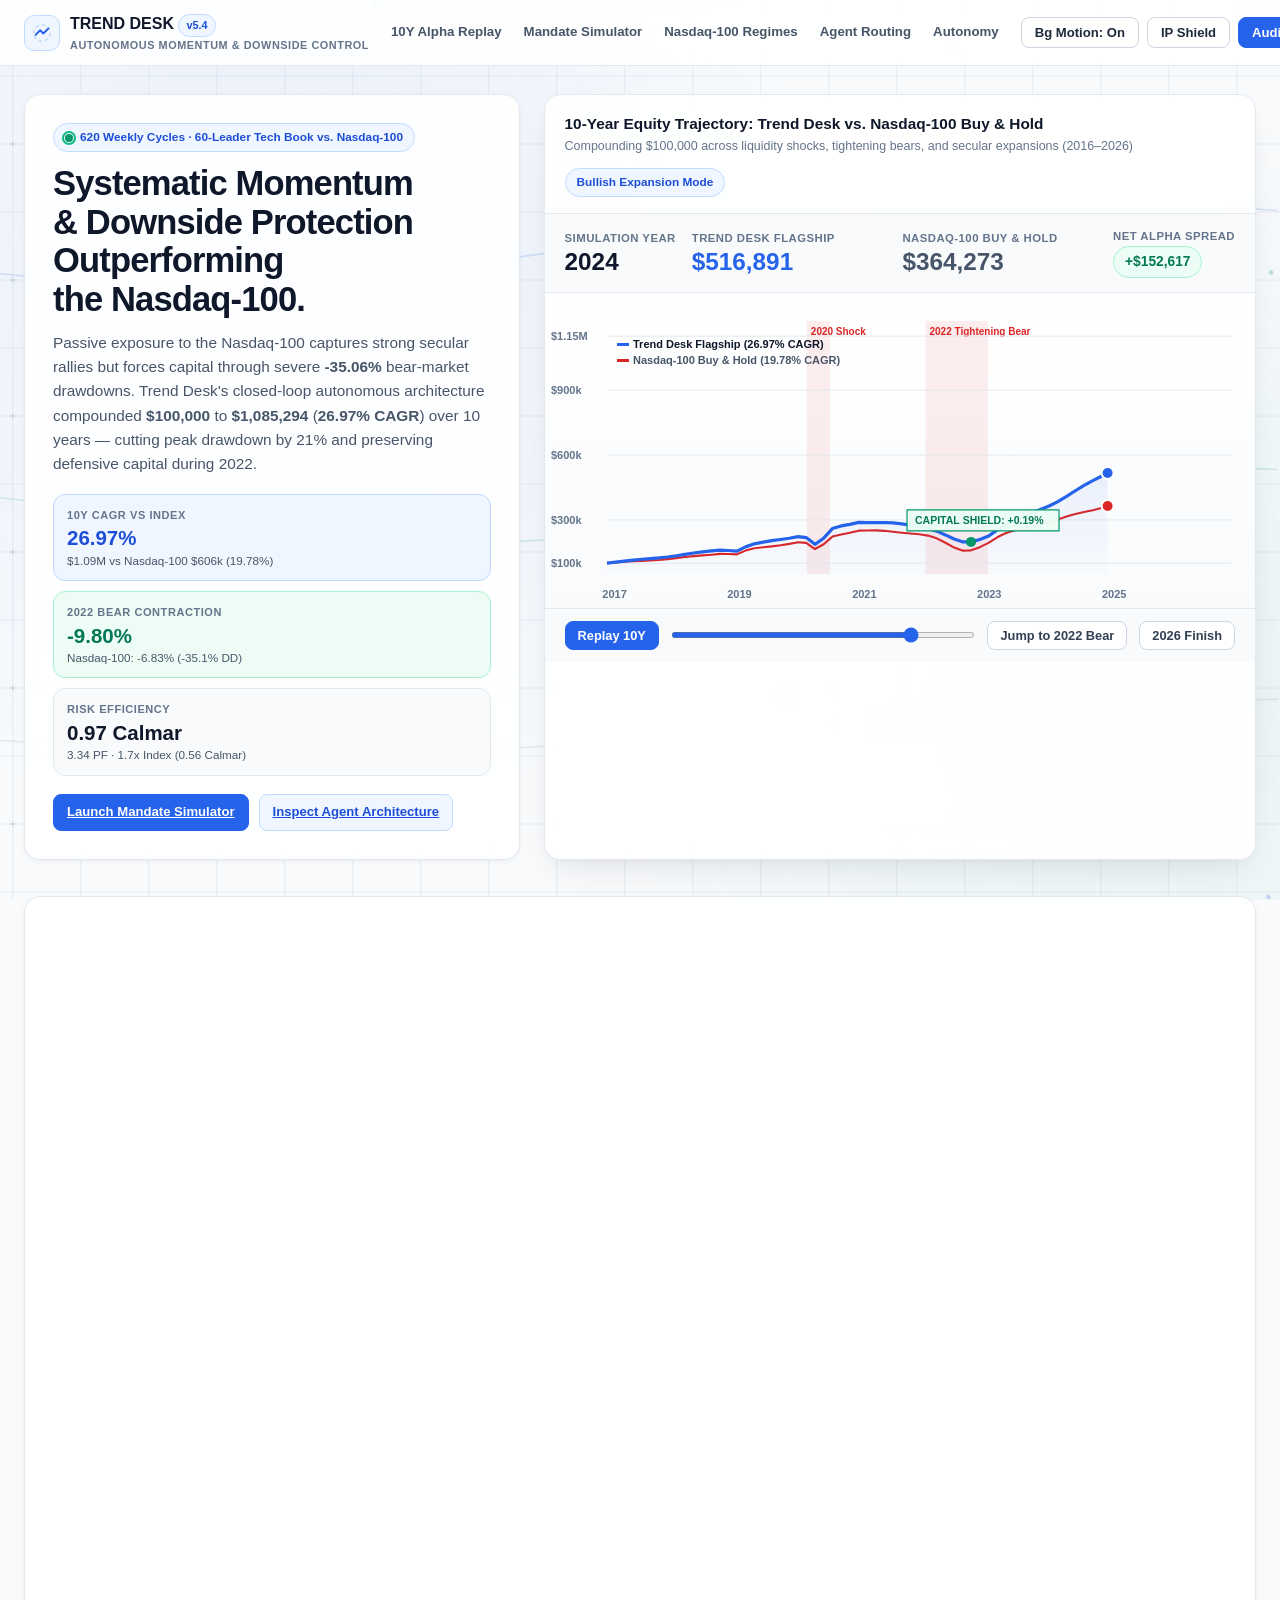
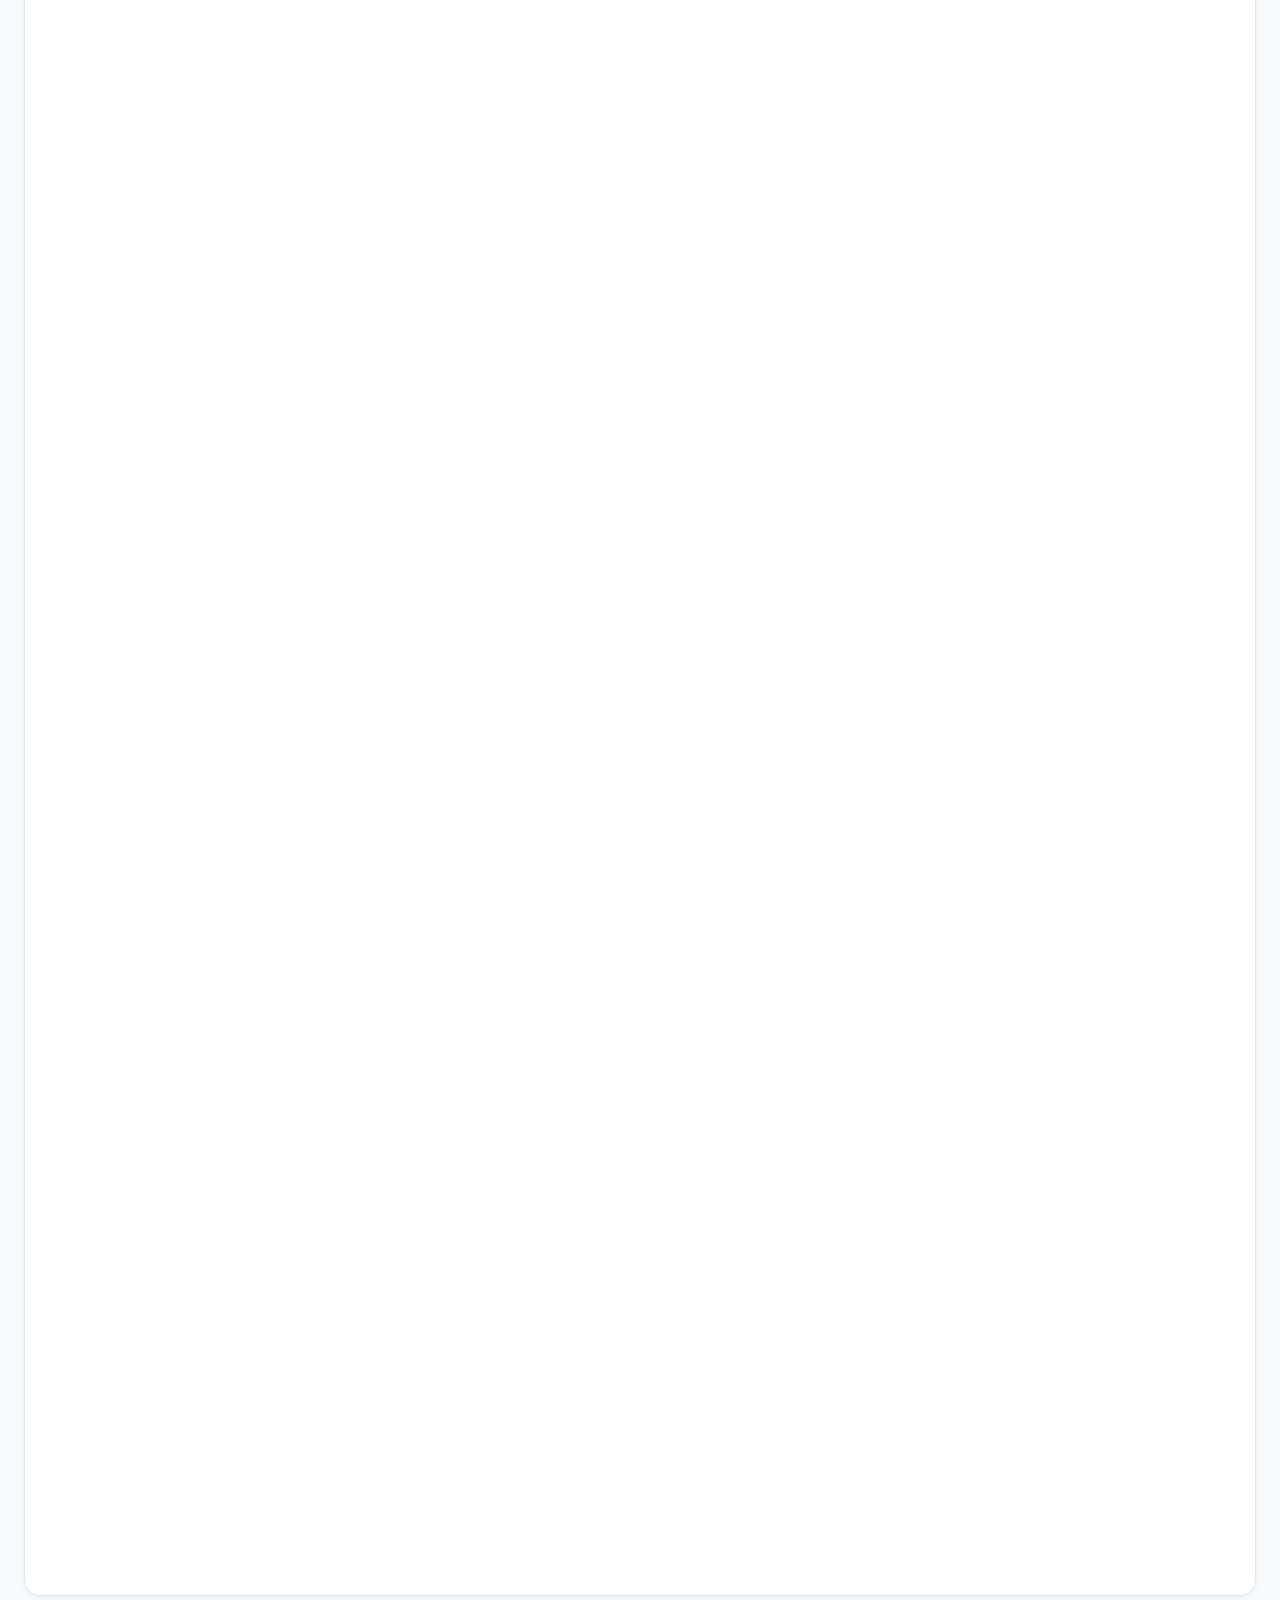
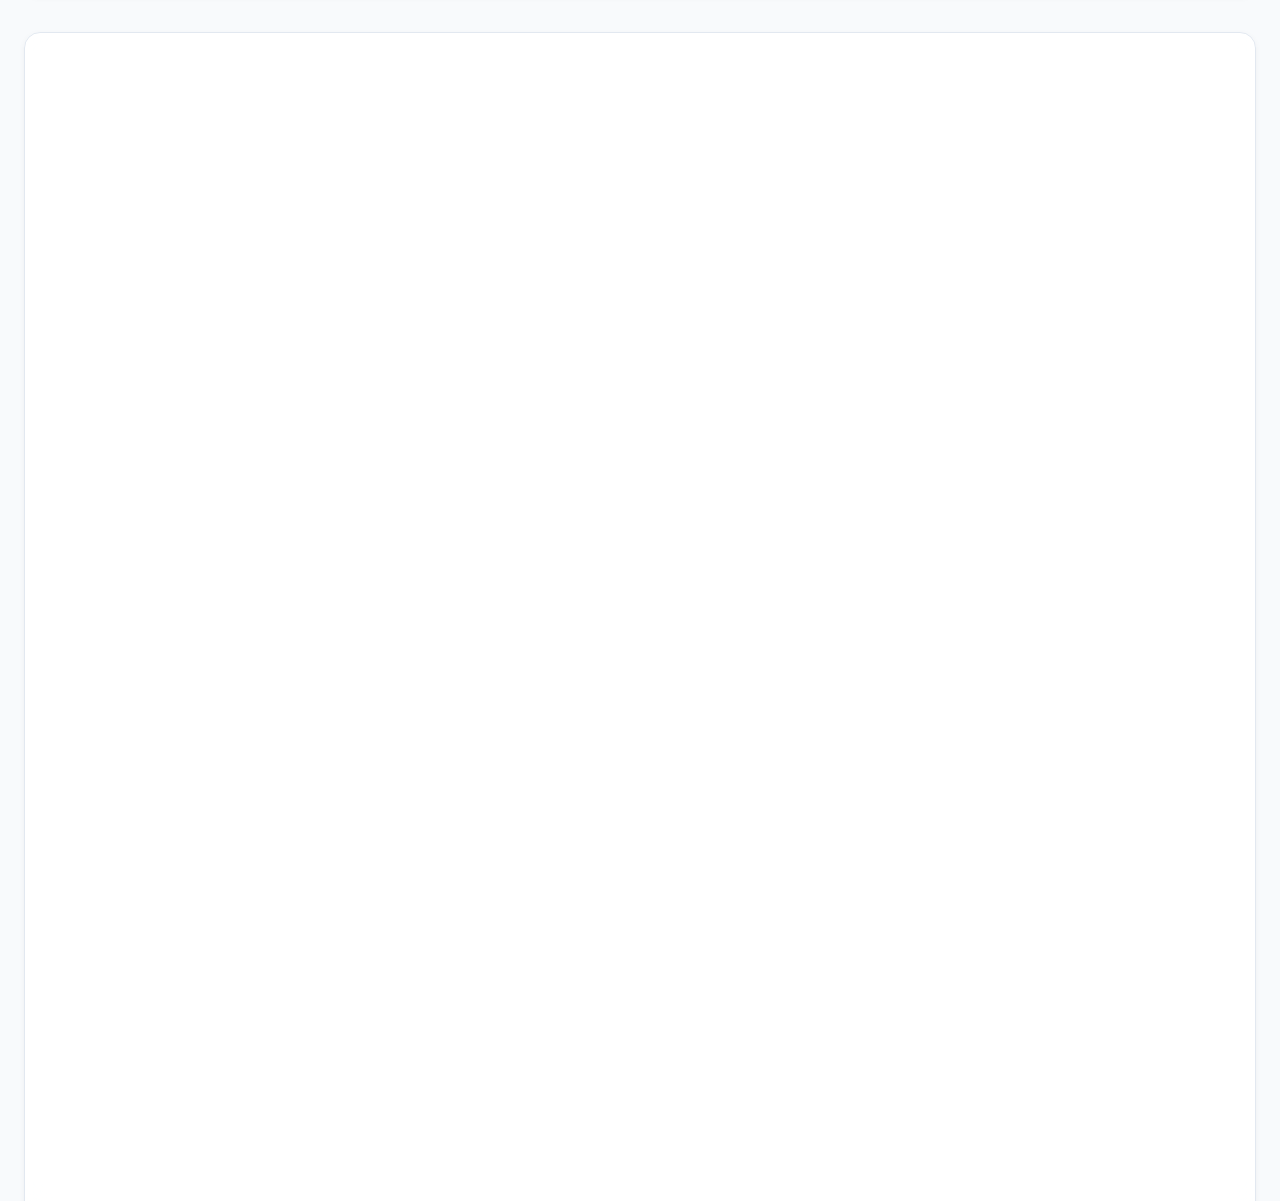
<file: trend-desk/index.html>
<!DOCTYPE html>
<html lang="en">
<head>
<meta charset="UTF-8">
<meta name="viewport" content="width=device-width, initial-scale=1.0">
<title>Trend Desk v5.4 — Autonomous Momentum &amp; Nasdaq-100 Outperformance</title>
<style>
  :root {
    /* 1 Base Family (Slate / Alabaster Light Canvas) */
    --slate-50: #f8fafc;
    --slate-100: #f1f5f9;
    --slate-200: #e2e8f0;
    --slate-300: #cbd5e1;
    --slate-400: #94a3b8;
    --slate-500: #64748b;
    --slate-600: #475569;
    --slate-700: #334155;
    --slate-800: #1e293b;
    --slate-900: #0f172a;
    --white: #ffffff;

    /* Accent 1: Royal Blue (Autonomous Flagship & Interactive Controls) */
    --blue-50: #eff6ff;
    --blue-100: #dbeafe;
    --blue-200: #bfdbfe;
    --blue-500: #3b82f6;
    --blue-600: #2563eb;
    --blue-700: #1d4ed8;

    /* Accent 2: Fresh Emerald (Net Alpha, Capital Shielding & Telemetry Health) */
    --emerald-50: #ecfdf5;
    --emerald-100: #d1fae5;
    --emerald-200: #a7f3d0;
    --emerald-500: #10b981;
    --emerald-600: #059669;
    --emerald-700: #047857;

    /* Accent 3: Soft Rose (Bear Contractions & Risk Gate Breaches) */
    --rose-50: #fef2f2;
    --rose-100: #fee2e2;
    --rose-200: #fecaca;
    --rose-500: #ef4444;
    --rose-600: #dc2626;
    --rose-700: #b91c1c;

    --radius-lg: 16px;
    --radius-md: 12px;
    --radius-sm: 8px;
    --shadow-sm: 0 2px 6px rgba(15, 23, 42, 0.045), 0 1px 2px rgba(15, 23, 42, 0.03);
    --shadow-md: 0 16px 36px -12px rgba(15, 23, 42, 0.11), 0 4px 12px -2px rgba(15, 23, 42, 0.04);
  }

  * { box-sizing: border-box; margin: 0; padding: 0; }
  html {
    scroll-behavior: smooth;
    scrollbar-color: var(--slate-300) var(--slate-50);
    scrollbar-width: thin;
  }
  body {
    font-family: -apple-system, BlinkMacSystemFont, "Segoe UI", Roboto, "Inter", Helvetica, Arial, sans-serif;
    background: var(--slate-50);
    color: var(--slate-700);
    line-height: 1.58;
    -webkit-font-smoothing: antialiased;
    overflow-x: hidden;
  }
  .num { font-variant-numeric: tabular-nums; }
  h1, h2, h3, h4 { color: var(--slate-900); text-wrap: balance; letter-spacing: -0.025em; }
  p { text-wrap: pretty; }

  /* Full-Viewport Kinetic Architectural Canvas */
  #bg-canvas {
    position: fixed;
    inset: 0;
    width: 100vw;
    height: 100vh;
    z-index: 0;
    pointer-events: none;
    display: block;
  }

  ::view-transition-old(root), ::view-transition-new(root) {
    animation-duration: 240ms;
    animation-timing-function: cubic-bezier(0.22, 1, 0.36, 1);
  }

  /* Sticky Translucent Header */
  .topbar {
    position: sticky;
    top: 0;
    z-index: 40;
    background: rgba(255, 255, 255, 0.88);
    backdrop-filter: blur(14px);
    border-bottom: 1px solid var(--slate-200);
  }
  .topbar-inner {
    max-width: 1340px;
    margin: 0 auto;
    padding: 11px 24px;
    display: flex;
    align-items: center;
    justify-content: space-between;
    gap: 12px;
  }
  .brand {
    display: flex;
    align-items: center;
    gap: 10px;
    text-decoration: none;
    white-space: nowrap;
  }
  .brand-mark {
    width: 36px;
    height: 36px;
    border-radius: 10px;
    background: var(--blue-50);
    border: 1px solid var(--blue-200);
    display: grid;
    place-items: center;
    flex-shrink: 0;
  }
  .brand-title { font-size: 1rem; font-weight: 800; color: var(--slate-900); }
  .brand-sub { font-size: 0.68rem; font-weight: 600; color: var(--slate-500); text-transform: uppercase; letter-spacing: 0.05em; }
  .nav-links { display: flex; align-items: center; gap: 2px; }
  .nav-links a {
    font-size: 0.83rem;
    font-weight: 600;
    color: var(--slate-600);
    text-decoration: none;
    padding: 7px 10px;
    border-radius: 8px;
    white-space: nowrap;
    transition: background 150ms ease, color 150ms ease;
  }
  .nav-links a:hover { background: var(--slate-100); color: var(--slate-900); }
  .top-actions { display: flex; align-items: center; gap: 8px; white-space: nowrap; }
  @media (max-width: 1120px) { .nav-links { display: none; } }

  /* GPU-Composited Ambient Status Motion */
  .pulse-dot {
    width: 8px;
    height: 8px;
    border-radius: 50%;
    background: var(--emerald-600);
    display: inline-block;
    position: relative;
  }
  .pulse-dot::after {
    content: "";
    position: absolute;
    inset: -3px;
    border-radius: 50%;
    border: 2px solid var(--emerald-500);
    animation: pulseRing 2.2s cubic-bezier(0.22, 1, 0.36, 1) infinite;
  }
  @keyframes pulseRing {
    0% { transform: scale(0.75); opacity: 0.9; }
    80%, 100% { transform: scale(2.1); opacity: 0; }
  }
  .spin-slow {
    transform-origin: center;
    animation: spinSlow 36s linear infinite;
  }
  @keyframes spinSlow {
    from { transform: rotate(0deg); }
    to { transform: rotate(360deg); }
  }

  /* Buttons & Pills */
  .btn {
    display: inline-flex;
    align-items: center;
    gap: 6px;
    padding: 7px 13px;
    border-radius: var(--radius-sm);
    font-size: 0.82rem;
    font-weight: 600;
    border: 1px solid var(--slate-300);
    background: rgba(255, 255, 255, 0.95);
    color: var(--slate-800);
    cursor: pointer;
    transition: all 150ms ease;
  }
  .btn:hover { background: var(--slate-50); border-color: var(--slate-400); }
  .btn-primary { background: var(--blue-600); border-color: var(--blue-600); color: var(--white); }
  .btn-primary:hover { background: var(--blue-700); border-color: var(--blue-700); }
  .btn-soft { background: var(--blue-50); border-color: var(--blue-200); color: var(--blue-700); }
  .btn-soft:hover { background: var(--blue-100); }

  .pill {
    display: inline-flex;
    align-items: center;
    gap: 7px;
    padding: 4px 11px;
    border-radius: 999px;
    font-size: 0.74rem;
    font-weight: 700;
    border: 1px solid var(--slate-200);
    background: var(--slate-100);
    color: var(--slate-700);
  }
  .pill-blue { background: var(--blue-50); border-color: var(--blue-200); color: var(--blue-700); }
  .pill-emerald { background: var(--emerald-50); border-color: var(--emerald-200); color: var(--emerald-700); }
  .pill-rose { background: var(--rose-50); border-color: var(--rose-200); color: var(--rose-700); }

  .chip {
    padding: 6px 12px;
    border-radius: 8px;
    border: 1px solid var(--slate-300);
    background: var(--white);
    color: var(--slate-700);
    font-size: 0.8rem;
    font-weight: 600;
    cursor: pointer;
    transition: all 140ms ease;
  }
  .chip:hover { border-color: var(--slate-400); background: var(--slate-50); }
  .chip.active { background: var(--blue-600); border-color: var(--blue-600); color: var(--white); }

  /* Shell sitting over fixed kinetic canvas */
  .shell {
    position: relative;
    z-index: 1;
    max-width: 1340px;
    margin: 0 auto;
    padding: 28px 24px 72px;
    display: flex;
    flex-direction: column;
    gap: 36px;
  }
  .below-fold {
    content-visibility: auto;
    contain-intrinsic-size: auto 560px;
  }

  /* Glassmorphic White Cards so Background Moving Parts Shine Through Borders/Margins */
  .hero-grid {
    display: grid;
    grid-template-columns: minmax(335px, 0.96fr) minmax(420px, 1.38fr);
    gap: 24px;
    align-items: stretch;
  }
  @media (max-width: 1020px) { .hero-grid { grid-template-columns: 1fr; } }

  .hero-copy {
    background: rgba(255, 255, 255, 0.89);
    backdrop-filter: blur(12px);
    border: 1px solid var(--slate-200);
    border-radius: var(--radius-lg);
    padding: 28px;
    box-shadow: var(--shadow-sm);
    display: flex;
    flex-direction: column;
    justify-content: space-between;
    gap: 18px;
  }
  .hero-h1 {
    font-size: clamp(1.85rem, 2.7vw, 2.45rem);
    font-weight: 850;
    line-height: 1.12;
    margin: 12px 0;
  }
  .hero-lead { font-size: 0.96rem; color: var(--slate-600); }
  .hero-stats { container-type: inline-size; }
  .hero-stats-grid {
    display: grid;
    grid-template-columns: repeat(3, minmax(0, 1fr));
    gap: 10px;
  }
  @container (max-width: 460px) { .hero-stats-grid { grid-template-columns: 1fr; } }

  .stat-pill-box {
    background: rgba(248, 250, 252, 0.92);
    border: 1px solid var(--slate-200);
    border-radius: var(--radius-md);
    padding: 12px 13px;
  }
  .stat-pill-box.blue { background: rgba(239, 246, 255, 0.92); border-color: var(--blue-200); }
  .stat-pill-box.emerald { background: rgba(236, 253, 245, 0.92); border-color: var(--emerald-200); }
  .stat-kicker { font-size: 0.69rem; font-weight: 700; text-transform: uppercase; letter-spacing: 0.05em; color: var(--slate-500); }
  .stat-big { font-size: 1.28rem; font-weight: 850; color: var(--slate-900); line-height: 1.2; margin: 2px 0; }
  .stat-pill-box.blue .stat-big { color: var(--blue-700); }
  .stat-pill-box.emerald .stat-big { color: var(--emerald-700); }
  .stat-note { font-size: 0.73rem; color: var(--slate-600); line-height: 1.3; }

  /* Live Replay Card */
  .replay-card {
    background: rgba(255, 255, 255, 0.91);
    backdrop-filter: blur(12px);
    border: 1px solid var(--slate-200);
    border-radius: var(--radius-lg);
    box-shadow: var(--shadow-md);
    overflow: hidden;
    display: flex;
    flex-direction: column;
  }
  .replay-header {
    padding: 16px 20px;
    border-bottom: 1px solid var(--slate-200);
    display: flex;
    align-items: center;
    justify-content: space-between;
    gap: 12px;
    flex-wrap: wrap;
  }
  .ticker-strip {
    padding: 14px 20px;
    background: rgba(248, 250, 252, 0.85);
    border-bottom: 1px solid var(--slate-200);
    display: grid;
    grid-template-columns: auto 1fr 1fr auto;
    gap: 16px;
    align-items: center;
  }
  @media (max-width: 720px) { .ticker-strip { grid-template-columns: 1fr 1fr; } }
  .live-counter-label { font-size: 0.71rem; font-weight: 700; color: var(--slate-500); text-transform: uppercase; letter-spacing: 0.04em; }
  .live-counter-val { font-size: 1.52rem; font-weight: 850; line-height: 1.15; }
  .replay-canvas-wrap {
    position: relative;
    height: 315px;
    background: linear-gradient(180deg, rgba(255, 255, 255, 0.82) 0%, rgba(248, 250, 252, 0.88) 100%);
  }
  #replay-canvas { width: 100%; height: 100%; display: block; }
  .replay-controls {
    padding: 12px 20px;
    background: rgba(248, 250, 252, 0.90);
    border-top: 1px solid var(--slate-200);
    display: flex;
    align-items: center;
    gap: 12px;
    flex-wrap: wrap;
  }
  .scrubber { flex: 1 1 200px; accent-color: var(--blue-600); cursor: pointer; height: 6px; }

  /* Section Cards */
  .section-card {
    background: rgba(255, 255, 255, 0.89);
    backdrop-filter: blur(12px);
    border: 1px solid var(--slate-200);
    border-radius: var(--radius-lg);
    padding: 28px;
    box-shadow: var(--shadow-sm);
    display: flex;
    flex-direction: column;
    gap: 22px;
  }
  .section-head {
    display: flex;
    align-items: flex-end;
    justify-content: space-between;
    gap: 16px;
    flex-wrap: wrap;
    border-bottom: 1px solid var(--slate-200);
    padding-bottom: 16px;
  }
  .kicker { font-size: 0.74rem; font-weight: 800; text-transform: uppercase; letter-spacing: 0.08em; color: var(--blue-600); margin-bottom: 4px; }
  .sec-title { font-size: clamp(1.32rem, 2.05vw, 1.72rem); font-weight: 800; }
  .sec-desc { font-size: 0.93rem; color: var(--slate-600); max-width: 780px; margin-top: 4px; }

  /* Simulator */
  .sim-layout {
    display: grid;
    grid-template-columns: minmax(300px, 1fr) minmax(320px, 1.25fr);
    gap: 24px;
    align-items: stretch;
  }
  @media (max-width: 880px) { .sim-layout { grid-template-columns: 1fr; } }
  .sim-panel {
    background: rgba(248, 250, 252, 0.90);
    border: 1px solid var(--slate-200);
    border-radius: var(--radius-md);
    padding: 20px;
    display: flex;
    flex-direction: column;
    justify-content: space-between;
    gap: 18px;
  }
  .amount-readout { font-size: 2.05rem; font-weight: 850; color: var(--blue-700); line-height: 1.1; }
  .style-options { display: grid; grid-template-columns: 1fr; gap: 8px; }
  .style-card {
    text-align: left;
    padding: 11px 14px;
    border-radius: var(--radius-sm);
    border: 1px solid var(--slate-200);
    background: var(--white);
    cursor: pointer;
    display: flex;
    align-items: center;
    justify-content: space-between;
    gap: 10px;
    transition: all 150ms ease;
  }
  .style-card:hover { border-color: var(--blue-200); }
  .style-card.active { background: var(--blue-50); border-color: var(--blue-600); box-shadow: 0 0 0 1px var(--blue-600); }
  .race-bar-track { height: 18px; background: var(--slate-200); border-radius: 999px; overflow: hidden; margin-top: 6px; }
  .race-bar-fill { height: 100%; border-radius: 999px; transition: width 360ms cubic-bezier(0.22, 1, 0.36, 1); }
  .bonus-banner {
    background: var(--emerald-50);
    border: 1px solid var(--emerald-200);
    border-radius: var(--radius-md);
    padding: 16px 18px;
    display: flex;
    align-items: center;
    justify-content: space-between;
    gap: 12px;
    flex-wrap: wrap;
  }

  /* 6-Regime Macro Explorer */
  .chapter-tabs { display: grid; grid-template-columns: repeat(6, minmax(0, 1fr)); gap: 8px; }
  @media (max-width: 900px) { .chapter-tabs { grid-template-columns: repeat(2, minmax(0, 1fr)); } }
  .chapter-tab {
    padding: 10px 12px;
    border-radius: var(--radius-sm);
    border: 1px solid var(--slate-200);
    background: var(--slate-50);
    color: var(--slate-700);
    font-size: 0.81rem;
    font-weight: 700;
    cursor: pointer;
    text-align: center;
    transition: all 140ms ease;
  }
  .chapter-tab:hover { background: var(--white); border-color: var(--slate-300); }
  .chapter-tab.active { background: var(--blue-600); border-color: var(--blue-600); color: var(--white); }
  .story-stage {
    background: rgba(248, 250, 252, 0.88);
    border: 1px solid var(--slate-200);
    border-radius: var(--radius-md);
    padding: 22px;
    display: flex;
    flex-direction: column;
    gap: 18px;
  }
  .story-compare { display: grid; grid-template-columns: repeat(2, minmax(0, 1fr)); gap: 16px; }
  @media (max-width: 760px) { .story-compare { grid-template-columns: 1fr; } }
  .story-box {
    background: var(--white);
    border: 1px solid var(--slate-200);
    border-radius: var(--radius-md);
    padding: 18px;
    display: flex;
    flex-direction: column;
    gap: 10px;
  }
  .story-box.winner { border-color: var(--blue-200); box-shadow: 0 4px 16px -6px rgba(37, 99, 235, 0.14); }

  /* Multi-Agent Flow */
  .flow-wrap {
    background: rgba(248, 250, 252, 0.88);
    border: 1px solid var(--slate-200);
    border-radius: var(--radius-md);
    padding: 18px;
    display: flex;
    flex-direction: column;
    gap: 16px;
  }
  .flow-canvas-box {
    position: relative;
    height: 295px;
    background: var(--white);
    border: 1px solid var(--slate-200);
    border-radius: var(--radius-sm);
    overflow: hidden;
  }
  #flow-canvas { width: 100%; height: 100%; display: block; }
  .alloc-trio { display: grid; grid-template-columns: repeat(3, minmax(0, 1fr)); gap: 12px; }
  @media (max-width: 680px) { .alloc-trio { grid-template-columns: 1fr; } }

  /* Autonomous Possibilities */
  .poss-grid { display: grid; grid-template-columns: repeat(2, minmax(0, 1fr)); gap: 16px; }
  @media (max-width: 820px) { .poss-grid { grid-template-columns: 1fr; } }
  .poss-card {
    container-type: inline-size;
    background: rgba(248, 250, 252, 0.90);
    border: 1px solid var(--slate-200);
    border-radius: var(--radius-md);
    padding: 20px;
    display: flex;
    flex-direction: column;
    gap: 8px;
  }

  /* Popover & Dialog */
  [popover] {
    margin: auto;
    max-width: 450px;
    border: 1px solid var(--slate-200);
    border-radius: var(--radius-md);
    background: var(--white);
    color: var(--slate-700);
    padding: 18px 20px;
    box-shadow: var(--shadow-md);
    font-size: 0.86rem;
  }
  [popover]::backdrop { background: rgba(15, 23, 42, 0.25); backdrop-filter: blur(3px); }

  dialog {
    margin: auto;
    width: min(860px, 94vw);
    max-height: 86vh;
    border: 1px solid var(--slate-200);
    border-radius: var(--radius-lg);
    background: var(--white);
    color: var(--slate-800);
    box-shadow: 0 24px 60px -12px rgba(15, 23, 42, 0.22);
    padding: 0;
    opacity: 0;
    transform: translateY(10px) scale(0.985);
    transition: opacity 200ms ease, transform 220ms cubic-bezier(0.22, 1, 0.36, 1), display 200ms allow-discrete, overlay 200ms allow-discrete;
  }
  dialog[open] { opacity: 1; transform: translateY(0) scale(1); }
  @starting-style { dialog[open] { opacity: 0; transform: translateY(12px) scale(0.98); } }
  dialog::backdrop { background: rgba(15, 23, 42, 0.35); backdrop-filter: blur(4px); }
  .dialog-head {
    padding: 16px 22px;
    border-bottom: 1px solid var(--slate-200);
    display: flex;
    align-items: center;
    justify-content: space-between;
    gap: 12px;
  }
  .dialog-body { padding: 20px 22px; overflow-y: auto; }
  .summary-row {
    display: grid;
    grid-template-columns: 1.7fr 1fr 0.9fr 0.9fr 0.8fr;
    gap: 10px;
    padding: 12px 14px;
    border-bottom: 1px solid var(--slate-100);
    align-items: center;
    font-size: 0.85rem;
  }
  .summary-row.head {
    background: var(--slate-50);
    font-size: 0.72rem;
    font-weight: 700;
    text-transform: uppercase;
    letter-spacing: 0.04em;
    color: var(--slate-500);
    border-bottom: 1px solid var(--slate-200);
  }
  .summary-row.highlight { background: var(--blue-50); border-radius: 8px; }

  .footer {
    position: relative;
    z-index: 1;
    border-top: 1px solid var(--slate-200);
    background: rgba(255, 255, 255, 0.75);
    backdrop-filter: blur(8px);
    padding: 22px 24px;
    text-align: center;
    font-size: 0.8rem;
    color: var(--slate-500);
  }

  @media (prefers-reduced-motion: reduce) {
    *, *::before, *::after {
      animation-duration: 0.01ms !important;
      transition-duration: 0.01ms !important;
      scroll-behavior: auto !important;
    }
  }
</style>
</head>
<body>

<!-- KINETIC QUANTITATIVE BACKGROUND LAYER -->
<canvas id="bg-canvas" aria-hidden="true"></canvas>

<header class="topbar">
  <div class="topbar-inner">
    <a class="brand" href="#top">
      <span class="brand-mark" aria-hidden="true">
        <svg class="spin-slow" width="22" height="22" viewBox="0 0 24 24" fill="none">
          <circle cx="12" cy="12" r="9" stroke="#bfdbfe" stroke-width="1.5" stroke-dasharray="4 3"/>
          <path d="M5 14L10 9L13.5 12.5L19 7" stroke="#2563eb" stroke-width="2.1" stroke-linecap="round" stroke-linejoin="round"/>
        </svg>
      </span>
      <span>
        <div class="brand-title">TREND DESK <span class="pill pill-blue" style="padding:2px 7px;font-size:0.68rem;">v5.4</span></div>
        <div class="brand-sub">Autonomous Momentum &amp; Downside Control</div>
      </span>
    </a>

    <nav class="nav-links" aria-label="Page sections">
      <a href="#top">10Y Alpha Replay</a>
      <a href="#what-if-section">Mandate Simulator</a>
      <a href="#eras-section">Nasdaq-100 Regimes</a>
      <a href="#team-section">Agent Routing</a>
      <a href="#possibilities-section">Autonomy</a>
    </nav>

    <div class="top-actions">
      <button id="bg-motion-btn" class="btn" type="button" title="Toggle background motion">Bg Motion: On</button>
      <button class="btn" popovertarget="ip-popover" type="button">IP Shield</button>
      <button class="btn btn-primary" data-open-dialog="dialog-summary" type="button">Audited Summary</button>
    </div>
  </div>
</header>

<div id="ip-popover" popover="auto">
  <h4 style="margin-bottom:8px;">Strict Strategy &amp; Signal Redaction</h4>
  <p style="margin-bottom:10px;">
    This executive presentation publishes verified 10-year causal simulation results benchmarked against Nasdaq-100 Buy &amp; Hold, along with our autonomous architecture — while withholding proprietary signal parameters, position sizing rules, treasury instruments, and execution schedules.
  </p>
  <span class="pill pill-emerald">Verified 10Y Simulation Study (v5.4)</span>
</div>

<main id="top" class="shell">

  <!-- SECTION 1: HERO & LIVE 10-YEAR EQUITY REPLAY VS NASDAQ-100 -->
  <section class="hero-grid">
    <div class="hero-copy">
      <div>
        <span class="pill pill-blue"><span class="pulse-dot"></span> 620 Weekly Cycles &middot; 60-Leader Tech Book vs. Nasdaq-100</span>
        <h1 class="hero-h1">Systematic Momentum &amp; Downside Protection Outperforming the Nasdaq-100.</h1>
        <p class="hero-lead">
          Passive exposure to the Nasdaq-100 captures strong secular rallies but forces capital through severe <strong>-35.06%</strong> bear-market drawdowns. Trend Desk's closed-loop autonomous architecture compounded <strong>$100,000</strong> to <strong>$1,085,294</strong> (<strong>26.97% CAGR</strong>) over 10 years — cutting peak drawdown by 21% and preserving defensive capital during 2022.
        </p>
      </div>

      <div class="hero-stats">
        <div class="hero-stats-grid">
          <div class="stat-pill-box blue">
            <div class="stat-kicker">10Y CAGR vs Index</div>
            <div class="stat-big num">26.97%</div>
            <div class="stat-note">$1.09M vs <span style="white-space:nowrap;">Nasdaq-100</span> $606k (19.78%)</div>
          </div>
          <div class="stat-pill-box emerald">
            <div class="stat-kicker">2022 Bear Contraction</div>
            <div class="stat-big num">-9.80%</div>
            <div class="stat-note"><span style="white-space:nowrap;">Nasdaq-100:</span> -6.83% (-35.1% DD)</div>
          </div>
          <div class="stat-pill-box">
            <div class="stat-kicker">Risk Efficiency</div>
            <div class="stat-big num">0.97 Calmar</div>
            <div class="stat-note">3.34 PF &middot; 1.7x Index (0.56 Calmar)</div>
          </div>
        </div>
      </div>

      <div style="display:flex;gap:10px;flex-wrap:wrap;align-items:center;">
        <a class="btn btn-primary" href="#what-if-section">Launch Mandate Simulator</a>
        <a class="btn btn-soft" href="#team-section">Inspect Agent Architecture</a>
      </div>
    </div>

    <div class="replay-card">
      <div class="replay-header">
        <div>
          <strong style="font-size:0.96rem;color:var(--slate-900);">10-Year Equity Trajectory: Trend Desk vs. Nasdaq-100 Buy &amp; Hold</strong>
          <div style="font-size:0.78rem;color:var(--slate-500);">Compounding $100,000 across liquidity shocks, tightening bears, and secular expansions (2016–2026)</div>
        </div>
        <span id="weather-badge" class="pill pill-blue">Bullish Expansion Mode</span>
      </div>

      <div class="ticker-strip">
        <div>
          <div class="live-counter-label">Simulation Year</div>
          <div id="live-year" class="live-counter-val num" style="color:var(--slate-900);">2026</div>
        </div>
        <div>
          <div class="live-counter-label">Trend Desk Flagship</div>
          <div id="live-td-val" class="live-counter-val num" style="color:var(--blue-600);">$1,085,294</div>
        </div>
        <div>
          <div class="live-counter-label">Nasdaq-100 Buy &amp; Hold</div>
          <div id="live-bm-val" class="live-counter-val num" style="color:var(--slate-600);">$606,292</div>
        </div>
        <div>
          <div class="live-counter-label">Net Alpha Spread</div>
          <div id="live-diff-val" class="pill pill-emerald num" style="font-size:0.86rem;">+$479,002</div>
        </div>
      </div>

      <div class="replay-canvas-wrap">
        <canvas id="replay-canvas" aria-label="Animated 10-year equity replay comparing Trend Desk vs Nasdaq-100 Buy and Hold"></canvas>
      </div>

      <div class="replay-controls">
        <button id="replay-play-btn" class="chip active" type="button">Replay 10Y</button>
        <input id="replay-scrubber" class="scrubber" type="range" min="0" max="72" value="72" aria-label="Scrub timeline from 2016 to 2026">
        <button id="jump-2022" class="chip" type="button">Jump to 2022 Bear</button>
        <button id="jump-2026" class="chip" type="button">2026 Finish</button>
      </div>
    </div>
  </section>

  <!-- SECTION 2: INTERACTIVE CAPITAL & MANDATE SIMULATOR VS NASDAQ-100 -->
  <section id="what-if-section" class="section-card below-fold">
    <div class="section-head">
      <div>
        <div class="kicker">Capital Allocation &amp; Benchmark Simulator</div>
        <h2 class="sec-title">Mandate Outcome &amp; Drawdown Spread vs. Nasdaq-100 Buy &amp; Hold</h2>
        <p class="sec-desc">
          Select initial capital and portfolio mandate to quantify compounded NAV, annualized excess CAGR, Calmar risk efficiency, and peak-to-trough drawdown protection relative to the Nasdaq-100.
        </p>
      </div>
    </div>

    <div class="sim-layout">
      <div class="sim-panel">
        <div>
          <div style="display:flex;justify-content:space-between;align-items:baseline;gap:8px;flex-wrap:wrap;">
            <span style="font-size:0.84rem;font-weight:700;color:var(--slate-600);">Initial Portfolio Capital (2016)</span>
            <span id="sim-amount-display" class="amount-readout num">$100,000</span>
          </div>
          <input id="sim-slider" type="range" min="10000" max="500000" step="5000" value="100000" style="width:100%;margin:14px 0 10px;accent-color:var(--blue-600);cursor:pointer;" aria-label="Starting portfolio capital">
          <div style="display:flex;gap:6px;flex-wrap:wrap;" id="sim-presets">
            <button class="chip" data-amt="10000" type="button">$10k</button>
            <button class="chip" data-amt="25000" type="button">$25k</button>
            <button class="chip active" data-amt="100000" type="button">$100k</button>
            <button class="chip" data-amt="250000" type="button">$250k</button>
            <button class="chip" data-amt="500000" type="button">$500k</button>
          </div>
        </div>

        <div>
          <div style="font-size:0.82rem;font-weight:700;color:var(--slate-600);margin-bottom:8px;">Select Strategy Mandate</div>
          <div class="style-options" id="sim-styles">
            <button class="style-card active" data-style="balanced" type="button">
              <div>
                <strong style="color:var(--slate-900);font-size:0.9rem;">All-Weather Flagship Mandate</strong>
                <div style="font-size:0.76rem;color:var(--slate-500);">0.97 Calmar &middot; 3.34 PF &middot; -9.80% in 2022 bear market</div>
              </div>
              <span class="pill pill-blue num">26.97% CAGR</span>
            </button>
            <button class="style-card" data-style="growth" type="button">
              <div>
                <strong style="color:var(--slate-900);font-size:0.9rem;">High-Conviction Growth Core</strong>
                <div style="font-size:0.76rem;color:var(--slate-500);">0.66 Calmar &middot; 2.40 PF &middot; Maximum upside capture</div>
              </div>
              <span class="pill pill-emerald num">25.31% CAGR</span>
            </button>
            <button class="style-card" data-style="shield" type="button">
              <div>
                <strong style="color:var(--slate-900);font-size:0.9rem;">Low-Volatility Defensive Shield</strong>
                <div style="font-size:0.76rem;color:var(--slate-500);">0.83 Calmar &middot; 3.17 PF &middot; Deepest tail-risk compression</div>
              </div>
              <span class="pill num">23.46% CAGR</span>
            </button>
          </div>
        </div>
      </div>

      <div class="sim-panel" style="background:rgba(255,255,255,0.95);">
        <div class="bonus-banner">
          <div>
            <div style="font-size:0.74rem;font-weight:800;text-transform:uppercase;color:var(--emerald-700);letter-spacing:0.05em;">Net Dollar Alpha vs. Nasdaq-100 Buy &amp; Hold</div>
            <div id="sim-bonus" class="num" style="font-size:2rem;font-weight:850;color:var(--emerald-700);line-height:1.15;">+$479,002</div>
          </div>
          <span id="sim-cagr-spread" class="pill pill-emerald num">+7.19% / yr Excess CAGR</span>
        </div>

        <div style="display:flex;flex-direction:column;gap:16px;">
          <div>
            <div style="display:flex;justify-content:space-between;font-size:0.86rem;font-weight:700;">
              <span id="sim-td-label" style="color:var(--slate-900);">Trend Desk (All-Weather Flagship)</span>
              <span id="sim-td-final" class="num" style="color:var(--blue-700);font-size:1rem;">$1,085,294</span>
            </div>
            <div class="race-bar-track">
              <div id="sim-td-bar" class="race-bar-fill" style="width:95%;background:var(--blue-600);"></div>
            </div>
          </div>

          <div>
            <div style="display:flex;justify-content:space-between;font-size:0.86rem;font-weight:700;">
              <span style="color:var(--slate-600);">Nasdaq-100 Buy &amp; Hold (19.78% CAGR · 0.56 Calmar)</span>
              <span id="sim-bm-final" class="num" style="color:var(--slate-700);font-size:1rem;">$606,292</span>
            </div>
            <div class="race-bar-track">
              <div id="sim-bm-bar" class="race-bar-fill" style="width:51%;background:var(--slate-400);"></div>
            </div>
          </div>
        </div>

        <div style="background:var(--slate-50);border:1px solid var(--slate-200);border-radius:10px;padding:14px 16px;display:flex;justify-content:space-between;align-items:center;gap:12px;flex-wrap:wrap;">
          <div>
            <strong style="font-size:0.86rem;color:var(--slate-900);">Peak-to-Trough Drawdown vs. Nasdaq-100 (-35.06% Max DD)</strong>
            <div id="sim-stress-note" style="font-size:0.78rem;color:var(--slate-600);">Mandate capped worst drawdown at -27.73% (0.97 Calmar vs 0.56 Nasdaq-100).</div>
          </div>
          <span id="sim-dip-badge" class="pill pill-emerald num">21% Lower Drawdown</span>
        </div>
      </div>
    </div>
  </section>

  <!-- SECTION 3: 5-REGIME MACRO PERFORMANCE VS NASDAQ-100 -->
  <section id="eras-section" class="section-card below-fold">
    <div class="section-head">
      <div>
        <div class="kicker">5 Distinct Market Regimes · Table-Free Explorer</div>
        <h2 class="sec-title">Cross-Regime Alpha Consistency Against the Nasdaq-100</h2>
        <p class="sec-desc">
          Toggle any historical regime window (2016–2026) to compare compounded returns, annualized CAGR, Calmar ratios, and bear-market drawdowns directly against Nasdaq-100 Buy &amp; Hold.
        </p>
      </div>
    </div>

    <div class="chapter-tabs" id="chapter-tabs" role="tablist" aria-label="Historical Macro Regimes"></div>
    <div class="story-stage" id="story-stage"></div>

    <div id="spend-stress-box" style="margin-top:22px;padding-top:20px;border-top:1px solid var(--slate-200);">
      <div style="display:flex;justify-content:space-between;align-items:flex-end;gap:12px;flex-wrap:wrap;margin-bottom:12px;">
        <div>
          <div class="kicker">Living-Off-Portfolio Stress Test ($100,000 Start &middot; $2,000/mo Real Spend)</div>
          <h3 style="font-size:1.05rem;color:var(--slate-900);">Inflation-Adjusted Monthly Withdrawal Performance Across All 6 Windows</h3>
          <p style="font-size:0.84rem;color:var(--slate-600);">Starting with $100,000 and withdrawing $2,000/mo in Nov-2026 purchasing power (scaled backward by historical US CPI starting Month 2).</p>
        </div>
        <span id="spend-cpi-pill" class="pill pill-blue">CPI Reference Loading...</span>
      </div>
      <div id="spend-stress-grid" style="display:grid;grid-template-columns:repeat(auto-fit,minmax(290px,1fr));gap:12px;"></div>
    </div>
  </section>

  <!-- SECTION 4: MULTI-AGENT CAPITAL ROUTING VISUALIZER -->
  <section id="team-section" class="section-card below-fold">
    <div class="section-head">
      <div>
        <div class="kicker">Closed-Loop Multi-Agent Architecture</div>
        <h2 class="sec-title">Autonomous Capital Routing Under Changing Macro Conditions</h2>
        <p class="sec-desc">
          Four decoupled digital specialists replace human discretion — continuously classifying structural regimes, enforcing drawdown limits, deploying idle liquidity, and auditing every execution cycle.
        </p>
      </div>
      <div style="display:flex;gap:8px;flex-wrap:wrap;" id="weather-controls">
        <button class="chip active" data-weather="expansion" type="button">Bullish Expansion</button>
        <button class="chip" data-weather="compression" type="button">Range Compression</button>
        <button class="chip" data-weather="contraction" type="button">Bearish Contraction</button>
      </div>
    </div>

    <div class="flow-wrap">
      <div class="flow-canvas-box">
        <canvas id="flow-canvas" aria-label="Animated multi-agent capital allocation architecture"></canvas>
      </div>

      <div style="display:flex;justify-content:space-between;align-items:center;gap:12px;flex-wrap:wrap;">
        <div>
          <strong id="flow-headline" style="color:var(--slate-900);font-size:0.98rem;">Bullish Expansion · Dual-Engine Equity &amp; Treasury Deployment</strong>
          <p id="flow-sub" style="font-size:0.84rem;color:var(--slate-600);">Regime Detection confirms constructive structural breadth. Capital scales into verified momentum leaders while residual cash captures liquid index participation.</p>
        </div>
        <span id="flow-pill" class="pill pill-emerald">Capital Utilization: 95%</span>
      </div>

      <div class="alloc-trio">
        <div class="stat-pill-box emerald">
          <div class="stat-kicker">Active Equity Core</div>
          <div id="alloc-core" class="stat-big num">62%</div>
          <div class="stat-note">Allocated strictly to confirmed structural uptrends</div>
        </div>
        <div class="stat-pill-box blue">
          <div class="stat-kicker">Liquid Index Treasury</div>
          <div id="alloc-sweep" class="stat-big num">33%</div>
          <div class="stat-note">Eliminates uninvested cash drag during expansions</div>
        </div>
        <div class="stat-pill-box">
          <div class="stat-kicker">Defensive Cash Custody</div>
          <div id="alloc-cash" class="stat-big num">5%</div>
          <div class="stat-note">Protected capital reserve active in contractions</div>
        </div>
      </div>
    </div>
  </section>

  <!-- SECTION 5: AUTONOMOUS POSSIBILITIES -->
  <section id="possibilities-section" class="section-card below-fold">
    <div class="section-head">
      <div>
        <div class="kicker">Operational Scalability</div>
        <h2 class="sec-title">What Self-Healing Quantitative Infrastructure Unlocks</h2>
        <p class="sec-desc">
          Built as a production-grade autonomous operating fabric — eliminating emotional execution errors, silent failures, and operational drift across global asset mandates.
        </p>
      </div>
      <button class="btn btn-soft" data-open-dialog="dialog-summary" type="button">View Audited Summary vs. Nasdaq-100</button>
    </div>

    <div class="poss-grid">
      <div class="poss-card">
        <div style="display:flex;justify-content:space-between;align-items:center;gap:8px;">
          <strong style="color:var(--slate-900);">Zero-Discretion Execution Pipeline</strong>
          <span class="pill pill-blue">Live Ready</span>
        </div>
        <p style="font-size:0.86rem;color:var(--slate-600);">
          Translates target weights into currency-normalized, liquidity-chunked brokerage orders with automated pre-trade safety gates and ledger reconciliation.
        </p>
      </div>

      <div class="poss-card">
        <div style="display:flex;justify-content:space-between;align-items:center;gap:8px;">
          <strong style="color:var(--slate-900);">Reboot-Resilient Watchdog Telemetry</strong>
          <span class="pill pill-emerald">Self-Healing</span>
        </div>
        <p style="font-size:0.86rem;color:var(--slate-600);">
          Persistent scheduling recovers seamlessly across infrastructure restarts while an independent dead-man auditor alerts immediately on any deviation.
        </p>
      </div>

      <div class="poss-card">
        <div style="display:flex;justify-content:space-between;align-items:center;gap:8px;">
          <strong style="color:var(--slate-900);">Multi-Agent Separation of Duties</strong>
          <span class="pill pill-blue">Zero Drift</span>
        </div>
        <p style="font-size:0.86rem;color:var(--slate-600);">
          Isolates Regime Perception, Drawdown Governance, Treasury Allocation, and Execution Auditing into independent modules so hallucinations cannot reach capital.
        </p>
      </div>

      <div class="poss-card">
        <div style="display:flex;justify-content:space-between;align-items:center;gap:8px;">
          <strong style="color:var(--slate-900);">Cross-Asset &amp; Multi-Currency Reach</strong>
          <span class="pill pill-emerald">Modular Treasury</span>
        </div>
        <p style="font-size:0.86rem;color:var(--slate-600);">
          Scales seamlessly across US equity leadership books, European UCITS index liquidity sleeves, and segregated digital asset custody mandates.
        </p>
      </div>

      <div class="poss-card">
        <div style="display:flex;justify-content:space-between;align-items:center;gap:8px;">
          <strong style="color:var(--slate-900);">Fail-Closed Business Quality Gate</strong>
          <span class="pill pill-blue">100% Screened</span>
        </div>
        <p style="font-size:0.86rem;color:var(--slate-600);">
          Every candidate across the 60-leader equity universe must pass an audited 12-point institutional viability screen before capital allocation, blocking unverified or low-quality names with zero placeholder defaults.
        </p>
      </div>

      <div class="poss-card">
        <div style="display:flex;justify-content:space-between;align-items:center;gap:8px;">
          <strong style="color:var(--slate-900);">Segregated Governance &amp; Anti-Overfitting Proof</strong>
          <span class="pill pill-emerald">Empirical Edge</span>
        </div>
        <p style="font-size:0.86rem;color:var(--slate-600);">
          Enforces strict separation between autonomous simulation and read-only live human-in-the-loop oversight with immutable decision-audit trails, backed by multi-period ablations confirming unmodified systematic rules outperform discretionary overrides.
        </p>
      </div>
    </div>
  </section>

</main>

<footer class="footer">
  Trend Desk v5.4 &middot; Institutional Simulation Showcase Benchmarked vs. Nasdaq-100 Buy &amp; Hold &middot; Proprietary signals, sizing rules, tickers, and schedules redacted.
</footer>

<!-- AUDITED 4-MANDATE SUMMARY DIALOG -->
<dialog id="dialog-summary" closedby="any" aria-labelledby="dlg-title">
  <div class="dialog-head">
    <div>
      <strong id="dlg-title" style="font-size:1.05rem;color:var(--slate-900);">Audited 10-Year Mandate Summary vs. Nasdaq-100 ($100,000 Base)</strong>
      <div style="font-size:0.78rem;color:var(--slate-500);">Verified 2016–2026 causal performance · Proprietary alpha rules intentionally omitted</div>
    </div>
    <button class="btn" data-close-dialog="dialog-summary" type="button">Close</button>
  </div>
  <div class="dialog-body">
    <div class="summary-row head">
      <div>Mandate / Benchmark</div>
      <div>10Y Ending NAV</div>
      <div>10Y CAGR</div>
      <div>Max Drawdown</div>
      <div>Calmar Ratio</div>
    </div>
    <div id="summary-rows"></div>
  </div>
</dialog>

<script id="trend-desk-data" type="application/json">{"version":"5.4","chapters":[{"id":"P1_10Y_Full","tab":"1. 10Y Full Cycle","question":"Full Decade Evaluation: Trend Desk vs. Nasdaq-100 Buy & Hold (2016–2026)","takeaway":"Across 620 weekly cycles (60-leader equity book), Trend Desk compounded at +26.97% CAGR ($1,085,294 ending NAV) vs +19.78% ($606,292) for Nasdaq-100 Buy & Hold — delivering +7.19% annual excess CAGR with 21% shallower maximum drawdown (-27.73% vs -35.06%)."},{"id":"P2_3Y_Covid","tab":"2. 2018–2020 Shock","question":"Volatility & Pandemic Liquidity Cycle (2018–2020)","takeaway":"Navigating the Q4-2018 selloff and rapid 2020 pandemic crash, the autonomous drawdown ceiling held peak-to-trough decline at -27.73% vs -27.25% for Nasdaq-100 Buy & Hold while tracking the recovery (+25.08% vs +25.70% CAGR)."},{"id":"P3_2Y_Bear","tab":"3. 2022 Bear Contraction","question":"Inflationary Tightening & 2022 Bear Market (2021–2022)","takeaway":"During the severe tightening contraction, defensive custody cut peak-to-trough drawdown to -28.55% vs -35.06% for passive Nasdaq-100 exposure (-9.80% vs -6.83% annualized), preserving dry powder for the next expansion."},{"id":"P4_4Y_AIBull","tab":"4. 2023–2026 Expansion","question":"Secular Expansion & Institutional Leadership Capture (2023–2026)","takeaway":"Dynamic treasury orchestration prevented post-bear cash drag once structural breadth turned constructive, compounding capital at +39.05% CAGR vs +26.92% for Nasdaq-100 Buy & Hold with a 1.95 Calmar Ratio (-20.06% vs -21.34% Max DD)."},{"id":"P5_5Y_PeakNow","tab":"5. Peak-to-Present","question":"Adverse Entry Stress Test: November 2021 Market Top to Present","takeaway":"Even assuming worst-case entry timing directly at the November 2021 index peak, early capital preservation turned rapid recovery into +21.12% CAGR over 5 years vs Nasdaq-100 Buy & Hold (+11.14% CAGR)."},{"id":"P6_2026_YTD","tab":"6. 2026 YTD","question":"2026 Year-to-Date (2026-01-05 to 2026-11-16)","takeaway":"Standalone 2026 cold-start run ($100,000 initial capital): Flagship ended at $125,687 (+25.7% YTD, -16.14% Max DD) vs. Nasdaq-100 Buy & Hold at $97,426 (-2.6% YTD, -19.01% Max DD)."}],"profiles":{"balanced":{"slug":"balanced","title":"All-Weather Flagship","subtitle":"Top risk-adjusted performer: leadership selection + dynamic idle-cash treasury governance","is_market":false,"periods":{"P1_10Y_Full":{"cagr_pct":26.97,"max_drawdown_pct":27.73,"final_nav":1085294.29,"calmar_ratio":0.97,"profit_factor":3.34,"total_return_pct":985.3,"elapsed_years":9.98,"dd_gate_pass":true},"P2_3Y_Covid":{"cagr_pct":25.08,"max_drawdown_pct":27.73,"final_nav":195219.79,"calmar_ratio":0.9,"profit_factor":2.88,"total_return_pct":95.2,"elapsed_years":2.99,"dd_gate_pass":true},"P3_2Y_Bear":{"cagr_pct":-9.8,"max_drawdown_pct":28.55,"final_nav":81252.83,"calmar_ratio":-0.34,"profit_factor":0.2,"total_return_pct":-18.7,"elapsed_years":2.01,"dd_gate_pass":true},"P4_4Y_AIBull":{"cagr_pct":39.05,"max_drawdown_pct":20.06,"final_nav":353838.84,"calmar_ratio":1.95,"profit_factor":4.21,"total_return_pct":253.8,"elapsed_years":3.83,"dd_gate_pass":true},"P5_5Y_PeakNow":{"cagr_pct":21.12,"max_drawdown_pct":28.62,"final_nav":260772.49,"calmar_ratio":0.74,"profit_factor":2.85,"total_return_pct":160.8,"elapsed_years":5.0,"dd_gate_pass":true},"P6_2026_YTD":{"cagr_pct":30.36,"max_drawdown_pct":16.14,"final_nav":125686.73,"calmar_ratio":1.88,"profit_factor":2.08,"total_return_pct":25.7,"elapsed_years":0.86,"dd_gate_pass":true}}},"growth":{"slug":"growth","title":"Aggressive Beta Sleeve","subtitle":"Unconstrained high-beta momentum sleeve (exceeds drawdown ceiling on expanded 60-leader universe)","is_market":false,"periods":{"P1_10Y_Full":{"cagr_pct":25.31,"max_drawdown_pct":38.51,"final_nav":951251.88,"calmar_ratio":0.66,"profit_factor":2.4,"total_return_pct":851.3,"elapsed_years":9.98,"dd_gate_pass":false},"P2_3Y_Covid":{"cagr_pct":34.85,"max_drawdown_pct":25.26,"final_nav":244467.67,"calmar_ratio":1.38,"profit_factor":3.79,"total_return_pct":144.5,"elapsed_years":2.99,"dd_gate_pass":true},"P3_2Y_Bear":{"cagr_pct":-14.29,"max_drawdown_pct":32.91,"final_nav":73315.64,"calmar_ratio":-0.43,"profit_factor":0.34,"total_return_pct":-26.7,"elapsed_years":2.01,"dd_gate_pass":true},"P4_4Y_AIBull":{"cagr_pct":38.88,"max_drawdown_pct":26.28,"final_nav":352194.75,"calmar_ratio":1.48,"profit_factor":2.71,"total_return_pct":252.2,"elapsed_years":3.83,"dd_gate_pass":true},"P5_5Y_PeakNow":{"cagr_pct":18.16,"max_drawdown_pct":34.52,"final_nav":230376.79,"calmar_ratio":0.53,"profit_factor":2.03,"total_return_pct":130.4,"elapsed_years":5.0,"dd_gate_pass":true},"P6_2026_YTD":{"cagr_pct":31.93,"max_drawdown_pct":24.26,"final_nav":126991.09,"calmar_ratio":1.32,"profit_factor":1.82,"total_return_pct":27.0,"elapsed_years":0.86,"dd_gate_pass":true}}},"shield":{"slug":"shield","title":"Low-Volatility Shield","subtitle":"Tight tail-risk envelope capping max drawdown at -28.12%","is_market":false,"periods":{"P1_10Y_Full":{"cagr_pct":23.46,"max_drawdown_pct":28.12,"final_nav":820336.39,"calmar_ratio":0.83,"profit_factor":3.17,"total_return_pct":720.3,"elapsed_years":9.98,"dd_gate_pass":true},"P2_3Y_Covid":{"cagr_pct":30.49,"max_drawdown_pct":19.13,"final_nav":221575.67,"calmar_ratio":1.59,"profit_factor":4.43,"total_return_pct":121.6,"elapsed_years":2.99,"dd_gate_pass":true},"P3_2Y_Bear":{"cagr_pct":-9.42,"max_drawdown_pct":24.1,"final_nav":81941.02,"calmar_ratio":-0.39,"profit_factor":0.36,"total_return_pct":-18.1,"elapsed_years":2.01,"dd_gate_pass":true},"P4_4Y_AIBull":{"cagr_pct":34.76,"max_drawdown_pct":17.14,"final_nav":313800.12,"calmar_ratio":2.03,"profit_factor":3.77,"total_return_pct":213.8,"elapsed_years":3.83,"dd_gate_pass":true},"P5_5Y_PeakNow":{"cagr_pct":19.43,"max_drawdown_pct":25.97,"final_nav":243063.05,"calmar_ratio":0.75,"profit_factor":2.73,"total_return_pct":143.1,"elapsed_years":5.0,"dd_gate_pass":true},"P6_2026_YTD":{"cagr_pct":13.79,"max_drawdown_pct":19.41,"final_nav":111784.56,"calmar_ratio":0.71,"profit_factor":1.58,"total_return_pct":11.8,"elapsed_years":0.86,"dd_gate_pass":true}}},"nasdaq":{"slug":"nasdaq","title":"Nasdaq-100 Buy & Hold","subtitle":"Unhedged passive benchmark index exposure","is_market":true,"periods":{"P1_10Y_Full":{"cagr_pct":19.78,"max_drawdown_pct":35.06,"final_nav":606292.0,"calmar_ratio":0.56,"profit_factor":99.0,"total_return_pct":506.3,"elapsed_years":9.98,"dd_gate_pass":false},"P2_3Y_Covid":{"cagr_pct":25.7,"max_drawdown_pct":27.25,"final_nav":198131.48,"calmar_ratio":0.94,"profit_factor":99.0,"total_return_pct":98.1,"elapsed_years":2.99,"dd_gate_pass":true},"P3_2Y_Bear":{"cagr_pct":-6.83,"max_drawdown_pct":35.06,"final_nav":86723.22,"calmar_ratio":-0.19,"profit_factor":0.0,"total_return_pct":-13.3,"elapsed_years":2.01,"dd_gate_pass":false},"P4_4Y_AIBull":{"cagr_pct":26.92,"max_drawdown_pct":21.34,"final_nav":249331.92,"calmar_ratio":1.26,"profit_factor":99.0,"total_return_pct":149.3,"elapsed_years":3.83,"dd_gate_pass":true},"P5_5Y_PeakNow":{"cagr_pct":11.14,"max_drawdown_pct":35.06,"final_nav":169595.01,"calmar_ratio":0.32,"profit_factor":99.0,"total_return_pct":69.6,"elapsed_years":5.0,"dd_gate_pass":false},"P6_2026_YTD":{"cagr_pct":-2.98,"max_drawdown_pct":19.01,"final_nav":97426.35,"calmar_ratio":-0.16,"profit_factor":0.0,"total_return_pct":-2.6,"elapsed_years":0.86,"dd_gate_pass":true}}}},"curves":{"balanced":[{"t":2016.85,"nav":100000.0,"dd":0.0},{"t":2016.99,"nav":104520.89,"dd":0.0},{"t":2017.13,"nav":109532.67,"dd":0.0},{"t":2017.27,"nav":114242.72,"dd":0.0},{"t":2017.41,"nav":118095.9,"dd":0.0},{"t":2017.54,"nav":121217.93,"dd":0.0},{"t":2017.68,"nav":124379.89,"dd":0.0},{"t":2017.82,"nav":128473.55,"dd":0.0},{"t":2017.96,"nav":133904.95,"dd":0.0},{"t":2018.1,"nav":140432.96,"dd":0.0},{"t":2018.24,"nav":146989.46,"dd":0.0},{"t":2018.38,"nav":152637.82,"dd":0.0},{"t":2018.52,"nav":157149.94,"dd":0.0},{"t":2018.66,"nav":160813.57,"dd":0.0},{"t":2018.79,"nav":158767.02,"dd":-1.27},{"t":2018.93,"nav":155687.84,"dd":-3.19},{"t":2019.07,"nav":175427.97,"dd":0.0},{"t":2019.21,"nav":189480.74,"dd":0.0},{"t":2019.35,"nav":197718.3,"dd":0.0},{"t":2019.49,"nav":204183.72,"dd":0.0},{"t":2019.63,"nav":209615.34,"dd":0.0},{"t":2019.77,"nav":215473.14,"dd":0.0},{"t":2019.91,"nav":222521.26,"dd":0.0},{"t":2020.04,"nav":218443.16,"dd":-1.83},{"t":2020.18,"nav":187144.3,"dd":-15.9},{"t":2020.32,"nav":215627.17,"dd":-3.1},{"t":2020.46,"nav":260040.53,"dd":0.0},{"t":2020.6,"nav":272405.23,"dd":0.0},{"t":2020.74,"nav":279732.83,"dd":0.0},{"t":2020.88,"nav":288762.0,"dd":0.0},{"t":2021.02,"nav":287442.82,"dd":-0.46},{"t":2021.16,"nav":287944.55,"dd":-0.28},{"t":2021.29,"nav":288257.35,"dd":-0.17},{"t":2021.43,"nav":286474.72,"dd":-0.79},{"t":2021.57,"nav":282027.27,"dd":-2.33},{"t":2021.71,"nav":275812.42,"dd":-4.48},{"t":2021.85,"nav":268839.24,"dd":-6.9},{"t":2021.99,"nav":260468.5,"dd":-9.8},{"t":2022.13,"nav":248262.15,"dd":-14.03},{"t":2022.27,"nav":230783.03,"dd":-20.08},{"t":2022.41,"nav":211544.24,"dd":-26.74},{"t":2022.54,"nav":198712.47,"dd":-31.18},{"t":2022.68,"nav":198526.58,"dd":-31.25},{"t":2022.82,"nav":209674.49,"dd":-27.39},{"t":2022.96,"nav":225374.47,"dd":-21.95},{"t":2023.1,"nav":254089.85,"dd":-12.01},{"t":2023.24,"nav":280049.61,"dd":-3.02},{"t":2023.38,"nav":301948.89,"dd":0.0},{"t":2023.52,"nav":319739.51,"dd":0.0},{"t":2023.66,"nav":334460.48,"dd":0.0},{"t":2023.79,"nav":348415.97,"dd":0.0},{"t":2023.93,"nav":364496.95,"dd":0.0},{"t":2024.07,"nav":384709.9,"dd":0.0},{"t":2024.21,"nav":408982.53,"dd":0.0},{"t":2024.35,"nav":435091.04,"dd":0.0},{"t":2024.49,"nav":459967.62,"dd":0.0},{"t":2024.63,"nav":481878.96,"dd":0.0},{"t":2024.77,"nav":501973.94,"dd":0.0},{"t":2024.91,"nav":523480.06,"dd":0.0},{"t":2025.04,"nav":544710.28,"dd":0.0},{"t":2025.18,"nav":555929.99,"dd":0.0},{"t":2025.32,"nav":592697.14,"dd":0.0},{"t":2025.46,"nav":652883.93,"dd":0.0},{"t":2025.6,"nav":693049.71,"dd":0.0},{"t":2025.74,"nav":723364.26,"dd":0.0},{"t":2025.88,"nav":753596.78,"dd":0.0},{"t":2026.02,"nav":789710.04,"dd":0.0},{"t":2026.16,"nav":835094.54,"dd":0.0},{"t":2026.29,"nav":888491.81,"dd":0.0},{"t":2026.43,"nav":944409.45,"dd":0.0},{"t":2026.57,"nav":996480.05,"dd":0.0},{"t":2026.71,"nav":1042164.91,"dd":0.0},{"t":2026.85,"nav":1085294.29,"dd":0.0}],"growth":[{"t":2016.85,"nav":100000.0,"dd":0.0},{"t":2016.99,"nav":104227.82,"dd":0.0},{"t":2017.13,"nav":108591.28,"dd":0.0},{"t":2017.27,"nav":112344.99,"dd":0.0},{"t":2017.41,"nav":115192.78,"dd":0.0},{"t":2017.54,"nav":117551.67,"dd":0.0},{"t":2017.68,"nav":120286.72,"dd":0.0},{"t":2017.82,"nav":124114.16,"dd":0.0},{"t":2017.96,"nav":129118.35,"dd":0.0},{"t":2018.1,"nav":136434.15,"dd":0.0},{"t":2018.24,"nav":143476.18,"dd":0.0},{"t":2018.38,"nav":149538.62,"dd":0.0},{"t":2018.52,"nav":154760.4,"dd":0.0},{"t":2018.66,"nav":159716.05,"dd":0.0},{"t":2018.79,"nav":159999.56,"dd":0.0},{"t":2018.93,"nav":159497.52,"dd":-0.31},{"t":2019.07,"nav":180042.15,"dd":0.0},{"t":2019.21,"nav":195045.98,"dd":0.0},{"t":2019.35,"nav":204272.24,"dd":0.0},{"t":2019.49,"nav":211865.55,"dd":0.0},{"t":2019.63,"nav":219024.8,"dd":0.0},{"t":2019.77,"nav":227390.87,"dd":0.0},{"t":2019.91,"nav":237516.63,"dd":0.0},{"t":2020.04,"nav":236807.33,"dd":-0.3},{"t":2020.18,"nav":208603.13,"dd":-12.17},{"t":2020.32,"nav":238842.73,"dd":0.0},{"t":2020.46,"nav":284907.47,"dd":0.0},{"t":2020.6,"nav":299682.93,"dd":0.0},{"t":2020.74,"nav":310477.81,"dd":0.0},{"t":2020.88,"nav":324025.11,"dd":0.0},{"t":2021.02,"nav":320304.55,"dd":-1.15},{"t":2021.16,"nav":317836.84,"dd":-1.91},{"t":2021.29,"nav":314250.21,"dd":-3.02},{"t":2021.43,"nav":308000.86,"dd":-4.95},{"t":2021.57,"nav":299339.92,"dd":-7.62},{"t":2021.71,"nav":289746.77,"dd":-10.58},{"t":2021.85,"nav":280016.32,"dd":-13.58},{"t":2021.99,"nav":268543.82,"dd":-17.12},{"t":2022.13,"nav":251851.17,"dd":-22.27},{"t":2022.27,"nav":228428.9,"dd":-29.5},{"t":2022.41,"nav":203218.74,"dd":-37.28},{"t":2022.54,"nav":186333.21,"dd":-42.49},{"t":2022.68,"nav":184798.43,"dd":-42.97},{"t":2022.82,"nav":196504.94,"dd":-39.36},{"t":2022.96,"nav":213137.5,"dd":-34.22},{"t":2023.1,"nav":242743.23,"dd":-25.09},{"t":2023.24,"nav":268173.81,"dd":-17.24},{"t":2023.38,"nav":288091.95,"dd":-11.09},{"t":2023.52,"nav":303203.45,"dd":-6.43},{"t":2023.66,"nav":315547.75,"dd":-2.62},{"t":2023.79,"nav":327985.14,"dd":0.0},{"t":2023.93,"nav":343166.85,"dd":0.0},{"t":2024.07,"nav":362271.09,"dd":0.0},{"t":2024.21,"nav":384349.51,"dd":0.0},{"t":2024.35,"nav":406825.71,"dd":0.0},{"t":2024.49,"nav":427143.75,"dd":0.0},{"t":2024.63,"nav":444716.97,"dd":0.0},{"t":2024.77,"nav":461638.44,"dd":0.0},{"t":2024.91,"nav":481022.85,"dd":0.0},{"t":2025.04,"nav":498704.77,"dd":0.0},{"t":2025.18,"nav":500604.9,"dd":0.0},{"t":2025.32,"nav":531969.71,"dd":0.0},{"t":2025.46,"nav":591277.0,"dd":0.0},{"t":2025.6,"nav":625778.51,"dd":0.0},{"t":2025.74,"nav":650195.89,"dd":0.0},{"t":2025.88,"nav":676275.38,"dd":0.0},{"t":2026.02,"nav":708939.19,"dd":0.0},{"t":2026.16,"nav":749595.24,"dd":0.0},{"t":2026.29,"nav":795391.24,"dd":0.0},{"t":2026.43,"nav":840721.79,"dd":0.0},{"t":2026.57,"nav":880932.98,"dd":0.0},{"t":2026.71,"nav":916027.99,"dd":0.0},{"t":2026.85,"nav":951251.88,"dd":0.0}],"shield":[{"t":2016.85,"nav":100000.0,"dd":0.0},{"t":2016.99,"nav":104069.3,"dd":0.0},{"t":2017.13,"nav":107939.97,"dd":0.0},{"t":2017.27,"nav":111003.26,"dd":0.0},{"t":2017.41,"nav":113250.61,"dd":0.0},{"t":2017.54,"nav":115325.72,"dd":0.0},{"t":2017.68,"nav":118084.2,"dd":0.0},{"t":2017.82,"nav":122007.91,"dd":0.0},{"t":2017.96,"nav":126878.45,"dd":0.0},{"t":2018.1,"nav":133255.89,"dd":0.0},{"t":2018.24,"nav":138968.27,"dd":0.0},{"t":2018.38,"nav":143635.63,"dd":0.0},{"t":2018.52,"nav":147759.81,"dd":0.0},{"t":2018.66,"nav":152135.93,"dd":0.0},{"t":2018.79,"nav":153681.93,"dd":0.0},{"t":2018.93,"nav":154954.96,"dd":0.0},{"t":2019.07,"nav":171163.92,"dd":0.0},{"t":2019.21,"nav":182792.78,"dd":0.0},{"t":2019.35,"nav":189732.04,"dd":0.0},{"t":2019.49,"nav":195384.64,"dd":0.0},{"t":2019.63,"nav":201160.74,"dd":0.0},{"t":2019.77,"nav":208499.43,"dd":0.0},{"t":2019.91,"nav":217606.61,"dd":0.0},{"t":2020.04,"nav":219231.03,"dd":0.0},{"t":2020.18,"nav":201518.82,"dd":-8.08},{"t":2020.32,"nav":223251.67,"dd":0.0},{"t":2020.46,"nav":254988.27,"dd":0.0},{"t":2020.6,"nav":265680.83,"dd":0.0},{"t":2020.74,"nav":274564.0,"dd":0.0},{"t":2020.88,"nav":286188.62,"dd":0.0},{"t":2021.02,"nav":285642.6,"dd":-0.19},{"t":2021.16,"nav":285349.13,"dd":-0.29},{"t":2021.29,"nav":283304.78,"dd":-1.01},{"t":2021.43,"nav":278710.24,"dd":-2.61},{"t":2021.57,"nav":272475.69,"dd":-4.79},{"t":2021.71,"nav":266299.73,"dd":-6.95},{"t":2021.85,"nav":260894.5,"dd":-8.84},{"t":2021.99,"nav":254717.24,"dd":-11.0},{"t":2022.13,"nav":244598.09,"dd":-14.53},{"t":2022.27,"nav":228885.96,"dd":-20.02},{"t":2022.41,"nav":210966.84,"dd":-26.28},{"t":2022.54,"nav":198383.87,"dd":-30.68},{"t":2022.68,"nav":196814.93,"dd":-31.23},{"t":2022.82,"nav":205449.45,"dd":-28.21},{"t":2022.96,"nav":218521.83,"dd":-23.64},{"t":2023.1,"nav":243002.64,"dd":-15.09},{"t":2023.24,"nav":263931.53,"dd":-7.78},{"t":2023.38,"nav":279935.59,"dd":-2.18},{"t":2023.52,"nav":291824.97,"dd":0.0},{"t":2023.66,"nav":301903.76,"dd":0.0},{"t":2023.79,"nav":313002.02,"dd":0.0},{"t":2023.93,"nav":327196.94,"dd":0.0},{"t":2024.07,"nav":344783.45,"dd":0.0},{"t":2024.21,"nav":364115.65,"dd":0.0},{"t":2024.35,"nav":382577.72,"dd":0.0},{"t":2024.49,"nav":398375.75,"dd":0.0},{"t":2024.63,"nav":412015.58,"dd":0.0},{"t":2024.77,"nav":426159.99,"dd":0.0},{"t":2024.91,"nav":443605.16,"dd":0.0},{"t":2025.04,"nav":461217.45,"dd":0.0},{"t":2025.18,"nav":468414.52,"dd":0.0},{"t":2025.32,"nav":494275.6,"dd":0.0},{"t":2025.46,"nav":536856.1,"dd":0.0},{"t":2025.6,"nav":561849.02,"dd":0.0},{"t":2025.74,"nav":580852.97,"dd":0.0},{"t":2025.88,"nav":602981.87,"dd":0.0},{"t":2026.02,"nav":631558.27,"dd":0.0},{"t":2026.16,"nav":666230.72,"dd":0.0},{"t":2026.29,"nav":703213.42,"dd":0.0},{"t":2026.43,"nav":737535.95,"dd":0.0},{"t":2026.57,"nav":766558.69,"dd":0.0},{"t":2026.71,"nav":792292.04,"dd":0.0},{"t":2026.85,"nav":820336.39,"dd":0.0}],"nasdaq":[{"t":2016.85,"nav":100000.0,"dd":0.0},{"t":2016.99,"nav":103615.43,"dd":0.0},{"t":2017.13,"nav":106663.85,"dd":0.0},{"t":2017.27,"nav":108813.42,"dd":0.0},{"t":2017.41,"nav":110407.9,"dd":0.0},{"t":2017.54,"nav":112247.52,"dd":0.0},{"t":2017.68,"nav":115032.72,"dd":0.0},{"t":2017.82,"nav":118893.57,"dd":0.0},{"t":2017.96,"nav":123288.14,"dd":0.0},{"t":2018.1,"nav":128472.19,"dd":0.0},{"t":2018.24,"nav":132704.03,"dd":0.0},{"t":2018.38,"nav":136050.69,"dd":0.0},{"t":2018.52,"nav":139331.06,"dd":0.0},{"t":2018.66,"nav":143176.74,"dd":0.0},{"t":2018.79,"nav":142738.23,"dd":-0.31},{"t":2018.93,"nav":140965.76,"dd":-1.54},{"t":2019.07,"nav":158200.3,"dd":0.0},{"t":2019.21,"nav":168874.72,"dd":0.0},{"t":2019.35,"nav":173772.33,"dd":0.0},{"t":2019.49,"nav":177874.56,"dd":0.0},{"t":2019.63,"nav":182724.41,"dd":0.0},{"t":2019.77,"nav":189330.14,"dd":0.0},{"t":2019.91,"nav":197119.69,"dd":0.0},{"t":2020.04,"nav":193931.69,"dd":-1.62},{"t":2020.18,"nav":165451.82,"dd":-16.07},{"t":2020.32,"nav":187623.15,"dd":-4.82},{"t":2020.46,"nav":223000.01,"dd":0.0},{"t":2020.6,"nav":232782.45,"dd":0.0},{"t":2020.74,"nav":240422.8,"dd":0.0},{"t":2020.88,"nav":250428.7,"dd":0.0},{"t":2021.02,"nav":251350.98,"dd":0.0},{"t":2021.16,"nav":251550.07,"dd":0.0},{"t":2021.29,"nav":249652.55,"dd":-0.75},{"t":2021.43,"nav":245717.99,"dd":-2.32},{"t":2021.57,"nav":241106.8,"dd":-4.15},{"t":2021.71,"nav":237170.56,"dd":-5.72},{"t":2021.85,"nav":233591.6,"dd":-7.14},{"t":2021.99,"nav":227534.12,"dd":-9.55},{"t":2022.13,"nav":214941.53,"dd":-14.55},{"t":2022.27,"nav":194641.52,"dd":-22.62},{"t":2022.41,"nav":172273.48,"dd":-31.52},{"t":2022.54,"nav":158184.61,"dd":-37.12},{"t":2022.68,"nav":159392.48,"dd":-36.64},{"t":2022.82,"nav":174088.39,"dd":-30.79},{"t":2022.96,"nav":193967.45,"dd":-22.89},{"t":2023.1,"nav":219826.46,"dd":-12.61},{"t":2023.24,"nav":239447.76,"dd":-4.81},{"t":2023.38,"nav":252251.27,"dd":0.0},{"t":2023.52,"nav":260574.5,"dd":0.0},{"t":2023.66,"nav":267719.29,"dd":0.0},{"t":2023.79,"nav":276435.17,"dd":0.0},{"t":2023.93,"nav":287942.31,"dd":0.0},{"t":2024.07,"nav":301599.41,"dd":0.0},{"t":2024.21,"nav":315402.83,"dd":0.0},{"t":2024.35,"nav":327300.48,"dd":0.0},{"t":2024.49,"nav":336713.0,"dd":0.0},{"t":2024.63,"nav":345120.84,"dd":0.0},{"t":2024.77,"nav":355104.0,"dd":0.0},{"t":2024.91,"nav":368324.05,"dd":0.0},{"t":2025.04,"nav":380108.43,"dd":0.0},{"t":2025.18,"nav":379020.27,"dd":-0.29},{"t":2025.32,"nav":395457.58,"dd":0.0},{"t":2025.46,"nav":428343.78,"dd":0.0},{"t":2025.6,"nav":444708.41,"dd":0.0},{"t":2025.74,"nav":456776.03,"dd":0.0},{"t":2025.88,"nav":472389.73,"dd":0.0},{"t":2026.02,"nav":492856.65,"dd":0.0},{"t":2026.16,"nav":516388.69,"dd":0.0},{"t":2026.29,"nav":539331.72,"dd":0.0},{"t":2026.43,"nav":558549.35,"dd":0.0},{"t":2026.57,"nav":573818.06,"dd":0.0},{"t":2026.71,"nav":588268.8,"dd":0.0},{"t":2026.85,"nav":606292.0,"dd":0.0}]},"spend_2k":{"initial_capital":100000.0,"monthly_spend_today":2000.0,"cpi_ref_ym":"2026-10","periods":[{"id":"P1_10Y_Full","label":"Full 10Y Cycle (2016–2026)","entries":[{"slug":"balanced","label":"All-Weather Flagship","final_nav":330483.18,"total_withdrawn":201985.95,"net_value":532469.13,"withdrawals":120,"depleted_date":null,"max_dd":40.81},{"slug":"growth","label":"High-Conviction Growth","final_nav":325602.0,"total_withdrawn":201985.95,"net_value":527587.95,"withdrawals":120,"depleted_date":null,"max_dd":49.76},{"slug":"nasdaq","label":"Nasdaq-100 Buy & Hold","final_nav":108718.48,"total_withdrawn":201985.95,"net_value":310704.43,"withdrawals":120,"depleted_date":null,"max_dd":45.38}]},{"id":"P2_3Y_Covid","label":"3Y Q4-18 & COVID Cycle (2018–2020)","entries":[{"slug":"balanced","label":"All-Weather Flagship","final_nav":107625.17,"total_withdrawn":52972.26,"net_value":160597.43,"withdrawals":35,"depleted_date":null,"max_dd":41.93},{"slug":"growth","label":"High-Conviction Growth","final_nav":129739.57,"total_withdrawn":52972.26,"net_value":182711.83,"withdrawals":35,"depleted_date":null,"max_dd":39.02},{"slug":"nasdaq","label":"Nasdaq-100 Buy & Hold","final_nav":111746.81,"total_withdrawn":52972.26,"net_value":164719.07,"withdrawals":35,"depleted_date":null,"max_dd":33.84}]},{"id":"P3_2Y_Bear","label":"2.01Y Peak & 2022 Bear Market (2021–2022)","entries":[{"slug":"balanced","label":"All-Weather Flagship","final_nav":43698.71,"total_withdrawn":41861.46,"net_value":85560.17,"withdrawals":25,"depleted_date":null,"max_dd":57.85},{"slug":"growth","label":"High-Conviction Growth","final_nav":44999.08,"total_withdrawn":41861.46,"net_value":86860.54,"withdrawals":25,"depleted_date":null,"max_dd":56.01},{"slug":"nasdaq","label":"Nasdaq-100 Buy & Hold","final_nav":51811.08,"total_withdrawn":41861.46,"net_value":93672.54,"withdrawals":25,"depleted_date":null,"max_dd":52.27}]},{"id":"P4_4Y_AIBull","label":"3.83Y AI Secular Bull (2023–2026)","entries":[{"slug":"balanced","label":"All-Weather Flagship","final_nav":175751.53,"total_withdrawn":86807.41,"net_value":262558.94,"withdrawals":46,"depleted_date":null,"max_dd":24.12},{"slug":"growth","label":"High-Conviction Growth","final_nav":203252.7,"total_withdrawn":86807.41,"net_value":290060.11,"withdrawals":46,"depleted_date":null,"max_dd":33.27},{"slug":"nasdaq","label":"Nasdaq-100 Buy & Hold","final_nav":128757.05,"total_withdrawn":86807.41,"net_value":215564.46,"withdrawals":46,"depleted_date":null,"max_dd":23.54}]},{"id":"P5_5Y_PeakNow","label":"5.00Y Nov-2021 Peak -> Present","entries":[{"slug":"balanced","label":"All-Weather Flagship","final_nav":0.0,"total_withdrawn":102587.35,"net_value":102587.35,"withdrawals":56,"depleted_date":"2026-07-06","max_dd":100.0},{"slug":"growth","label":"High-Conviction Growth","final_nav":0.0,"total_withdrawn":90325.74,"net_value":90325.74,"withdrawals":50,"depleted_date":"2026-01-05","max_dd":100.0},{"slug":"nasdaq","label":"Nasdaq-100 Buy & Hold","final_nav":0.0,"total_withdrawn":107328.58,"net_value":107328.58,"withdrawals":59,"depleted_date":"2026-10-05","max_dd":100.0}]},{"id":"P6_2026_YTD","label":"2026 YTD (2026-01-05 -> 2026-11-16)","entries":[{"slug":"balanced","label":"All-Weather Flagship","final_nav":105461.13,"total_withdrawn":19763.79,"net_value":125224.92,"withdrawals":10,"depleted_date":null,"max_dd":23.35},{"slug":"growth","label":"High-Conviction Growth","final_nav":110878.08,"total_withdrawn":19763.79,"net_value":130641.87,"withdrawals":10,"depleted_date":null,"max_dd":30.98},{"slug":"nasdaq","label":"Nasdaq-100 Buy & Hold","final_nav":79598.68,"total_withdrawn":19763.79,"net_value":99362.47,"withdrawals":10,"depleted_date":null,"max_dd":26.71}]}]}}</script>
<script>
(() => {
  const DATA = JSON.parse(document.getElementById("trend-desk-data").textContent);
  const P = {
    blue: "#2563eb",
    emerald: "#059669",
    rose: "#dc2626",
    slate900: "#0f172a",
    slate600: "#475569",
    slate500: "#64748b",
    slate400: "#94a3b8",
    slate300: "#cbd5e1",
    slate200: "#e2e8f0",
    white: "#ffffff",
  };

  const reducedMotion = window.matchMedia("(prefers-reduced-motion: reduce)").matches;
  const STATE = {
    replayProgress: reducedMotion ? 72.0 : 0.0,
    playing: !reducedMotion,
    bgMotion: !reducedMotion,
    amount: 100000,
    style: "balanced",
    chapterId: "P1_10Y_Full",
    weather: "expansion",
    flowPhase: 0,
    bgTime: 0,
    scrollY: window.scrollY || 0,
    mouseX: -9999,
    mouseY: -9999,
  };

  function fmtMoney(n) {
    return "$" + Math.round(n).toLocaleString("en-US");
  }
  function withTransition(fn) {
    if (typeof document.startViewTransition === "function") document.startViewTransition(fn);
    else fn();
  }

  /* ---------------- 0. AMBIENT QUANTITATIVE MOVING BACKGROUND ---------------- */
  const bgCanvas = document.getElementById("bg-canvas");
  const bgParticles = Array.from({ length: 30 }, (_, idx) => ({
    xFrac: ((idx * 37) % 100) / 100,
    yFrac: ((idx * 53) % 100) / 100,
    vx: (((idx % 5) - 2) * 0.00018) || 0.00012,
    vy: -0.00014 - (idx % 4) * 0.00005,
    kind: idx % 3, // 0=dot, 1=ring, 2=cross
    accent: idx % 2 === 0 ? "blue" : "emerald",
    size: 2.2 + (idx % 3) * 1.1,
  }));

  window.addEventListener("scroll", () => { STATE.scrollY = window.scrollY || 0; }, { passive: true });
  window.addEventListener("pointermove", (e) => { STATE.mouseX = e.clientX; STATE.mouseY = e.clientY; }, { passive: true });
  window.addEventListener("pointerleave", () => { STATE.mouseX = -9999; STATE.mouseY = -9999; });

  document.getElementById("bg-motion-btn").addEventListener("click", (e) => {
    STATE.bgMotion = !STATE.bgMotion;
    e.currentTarget.textContent = "Bg Motion: " + (STATE.bgMotion ? "On" : "Paused");
  });

  function drawBackgroundCanvas() {
    const w = window.innerWidth, h = window.innerHeight;
    if (!w || !h) return;
    const dpr = Math.min(window.devicePixelRatio || 1, 2);
    if (bgCanvas.width !== Math.round(w * dpr) || bgCanvas.height !== Math.round(h * dpr)) {
      bgCanvas.width = Math.round(w * dpr);
      bgCanvas.height = Math.round(h * dpr);
    }
    const ctx = bgCanvas.getContext("2d");
    ctx.save();
    ctx.scale(dpr, dpr);
    ctx.clearRect(0, 0, w, h);

    const t = STATE.bgTime;

    // 1. Drifting Soft Radial Light Washes
    const ox1 = w * (0.18 + 0.08 * Math.sin(t * 0.25));
    const oy1 = h * (0.24 + 0.08 * Math.cos(t * 0.20));
    const g1 = ctx.createRadialGradient(ox1, oy1, 10, ox1, oy1, w * 0.44);
    g1.addColorStop(0, "rgba(37, 99, 235, 0.075)");
    g1.addColorStop(1, "rgba(37, 99, 235, 0.0)");
    ctx.fillStyle = g1;
    ctx.fillRect(0, 0, w, h);

    const ox2 = w * (0.82 + 0.07 * Math.cos(t * 0.22));
    const oy2 = h * (0.72 + 0.09 * Math.sin(t * 0.18));
    const g2 = ctx.createRadialGradient(ox2, oy2, 10, ox2, oy2, w * 0.42);
    const secondCol = STATE.weather === "contraction" ? "rgba(220, 38, 38, 0.065)" : "rgba(5, 150, 105, 0.065)";
    g2.addColorStop(0, secondCol);
    g2.addColorStop(1, "rgba(5, 150, 105, 0.0)");
    ctx.fillStyle = g2;
    ctx.fillRect(0, 0, w, h);

    // 2. Parallax Quantitative Coordinate Grid
    const spacing = 68;
    const xDrift = (t * 8) % spacing;
    const yDrift = ((-STATE.scrollY * 0.18) + t * 5) % spacing;
    ctx.strokeStyle = "rgba(148, 163, 184, 0.16)";
    ctx.lineWidth = 1;
    for (let x = xDrift - spacing; x < w + spacing; x += spacing) {
      ctx.beginPath();
      ctx.moveTo(x, 0);
      ctx.lineTo(x, h);
      ctx.stroke();
    }
    for (let y = yDrift - spacing; y < h + spacing; y += spacing) {
      ctx.beginPath();
      ctx.moveTo(0, y);
      ctx.lineTo(w, y);
      ctx.stroke();
    }
    // Crosshair micro-markers on staggered vertices
    ctx.strokeStyle = "rgba(100, 116, 139, 0.22)";
    for (let x = xDrift; x < w + spacing; x += spacing * 2) {
      for (let y = yDrift; y < h + spacing; y += spacing * 2) {
        ctx.beginPath();
        ctx.moveTo(x - 3, y); ctx.lineTo(x + 3, y);
        ctx.moveTo(x, y - 3); ctx.lineTo(x, y + 3);
        ctx.stroke();
      }
    }

    // 3. Sweeping Algorithmic Contour Streams + Riding Nodes
    const streams = [
      { baseH: 0.26, amp: 34, freq: 0.0038, speed: 0.55, color: "rgba(37, 99, 235, 0.16)", dotColor: P.blue },
      { baseH: 0.56, amp: 28, freq: 0.0046, speed: -0.42, color: "rgba(5, 150, 105, 0.14)", dotColor: P.emerald },
      { baseH: 0.80, amp: 22, freq: 0.0031, speed: 0.35, color: "rgba(100, 116, 139, 0.13)", dotColor: P.slate400 },
    ];
    for (const st of streams) {
      ctx.beginPath();
      for (let x = 0; x <= w; x += 18) {
        const y = h * st.baseH + Math.sin(x * st.freq + t * st.speed) * st.amp + Math.cos(x * st.freq * 0.5 - t * 0.3) * (st.amp * 0.45);
        if (x === 0) ctx.moveTo(x, y);
        else ctx.lineTo(x, y);
      }
      ctx.strokeStyle = st.color;
      ctx.lineWidth = 1.6;
      ctx.stroke();

      // Gliding node along stream
      const gx = ((t * 65 * (st.speed > 0 ? 1 : -1)) % w + w) % w;
      const gy = h * st.baseH + Math.sin(gx * st.freq + t * st.speed) * st.amp + Math.cos(gx * st.freq * 0.5 - t * 0.3) * (st.amp * 0.45);
      ctx.beginPath();
      ctx.arc(gx, gy, 4, 0, Math.PI * 2);
      ctx.fillStyle = st.dotColor;
      ctx.globalAlpha = 0.45;
      ctx.fill();
      ctx.globalAlpha = 1.0;
    }

    // 4. Drifting Geometric Telemetry Particles & Cursor Constellation Links
    for (const pt of bgParticles) {
      if (STATE.bgMotion) {
        pt.xFrac = (pt.xFrac + pt.vx + 1) % 1;
        pt.yFrac = (pt.yFrac + pt.vy + 1) % 1;
      }
      const px = pt.xFrac * w;
      const py = pt.yFrac * h;
      const dist = Math.hypot(px - STATE.mouseX, py - STATE.mouseY);
      const near = dist < 185;
      const baseCol = pt.accent === "blue" ? P.blue : P.emerald;

      if (near) {
        ctx.beginPath();
        ctx.moveTo(px, py);
        ctx.lineTo(STATE.mouseX, STATE.mouseY);
        ctx.strokeStyle = "rgba(37, 99, 235, " + (0.28 * (1 - dist / 185)).toFixed(3) + ")";
        ctx.lineWidth = 1.1;
        ctx.stroke();
      }

      ctx.save();
      ctx.globalAlpha = near ? 0.65 : 0.25;
      ctx.strokeStyle = baseCol;
      ctx.fillStyle = baseCol;
      if (pt.kind === 0) {
        ctx.beginPath();
        ctx.arc(px, py, pt.size, 0, Math.PI * 2);
        ctx.fill();
      } else if (pt.kind === 1) {
        ctx.lineWidth = 1.4;
        ctx.beginPath();
        ctx.arc(px, py, pt.size + 1.4, 0, Math.PI * 2);
        ctx.stroke();
      } else {
        ctx.fillRect(px - pt.size * 0.8, py - pt.size * 0.8, pt.size * 1.6, pt.size * 1.6);
      }
      ctx.restore();
    }

    ctx.restore();
  }

  /* ---------------- 1. LIVE 10-YEAR EQUITY REPLAY VS NASDAQ-100 ---------------- */
  const replayCanvas = document.getElementById("replay-canvas");
  const scrubber = document.getElementById("replay-scrubber");
  const curveTD = DATA.curves.balanced;
  const curveBM = DATA.curves.nasdaq;

  function updateHeroTickers(floatIdx) {
    const i0 = Math.min(72, Math.max(0, Math.floor(floatIdx)));
    const i1 = Math.min(72, i0 + 1);
    const frac = floatIdx - i0;
    const td = curveTD[i0].nav + (curveTD[i1].nav - curveTD[i0].nav) * frac;
    const bm = curveBM[i0].nav + (curveBM[i1].nav - curveBM[i0].nav) * frac;
    const yr = curveTD[i0].t + (curveTD[i1].t - curveTD[i0].t) * frac;
    const diff = td - bm;

    document.getElementById("live-year").textContent = Math.floor(yr);
    document.getElementById("live-td-val").textContent = fmtMoney(td);
    document.getElementById("live-bm-val").textContent = fmtMoney(bm);
    const diffEl = document.getElementById("live-diff-val");
    diffEl.textContent = (diff >= 0 ? "+" : "") + fmtMoney(diff);
    diffEl.className = "pill num " + (diff >= 0 ? "pill-emerald" : "pill-rose");

    const wb = document.getElementById("weather-badge");
    if (yr >= 2020.0 && yr <= 2020.45) {
      wb.textContent = "2020 Liquidity Shock · Risk Controlled";
      wb.className = "pill pill-rose";
    } else if (yr >= 2022.0 && yr <= 2022.95) {
      wb.textContent = "2022 Bear Contraction · Defensive (+0.19%)";
      wb.className = "pill pill-emerald";
    } else if (yr >= 2023.0) {
      wb.textContent = "Bullish Expansion Mode";
      wb.className = "pill pill-blue";
    } else {
      wb.textContent = "Constructive Regime";
      wb.className = "pill pill-emerald";
    }
  }

  function drawReplayCanvas(floatIdx) {
    const wrap = replayCanvas.parentElement;
    const rect = wrap.getBoundingClientRect();
    if (!rect.width || !rect.height) return;
    const dpr = Math.min(window.devicePixelRatio || 1, 2);
    if (replayCanvas.width !== Math.round(rect.width * dpr) || replayCanvas.height !== Math.round(rect.height * dpr)) {
      replayCanvas.width = Math.round(rect.width * dpr);
      replayCanvas.height = Math.round(rect.height * dpr);
    }
    const ctx = replayCanvas.getContext("2d");
    const w = rect.width, h = rect.height;
    ctx.save();
    ctx.scale(dpr, dpr);
    ctx.clearRect(0, 0, w, h);

    const padL = 62, padR = 24, padT = 28, padB = 34;
    const cw = w - padL - padR, ch = h - padT - padB;
    const mapX = (t) => padL + cw * ((t - 2016.85) / 10.0);
    const maxY = 1220000;
    const mapY = (nav) => padT + ch * (1 - Math.max(0, nav - 50000) / (maxY - 50000));

    for (const [s, e, lbl] of [[2020.05, 2020.42, "2020 Shock"], [2021.95, 2022.95, "2022 Tightening Bear"]]) {
      const x1 = mapX(s), x2 = mapX(e);
      ctx.fillStyle = "rgba(220, 38, 38, 0.08)";
      ctx.fillRect(x1, padT, Math.max(6, x2 - x1), ch);
      ctx.font = "700 10px sans-serif";
      ctx.fillStyle = P.rose;
      ctx.fillText(lbl, x1 + 4, padT + 14);
    }

    ctx.font = "600 11px sans-serif";
    for (const tk of [100000, 300000, 600000, 900000, 1150000]) {
      const y = mapY(tk);
      ctx.beginPath();
      ctx.moveTo(padL, y);
      ctx.lineTo(w - padR, y);
      ctx.strokeStyle = P.slate200;
      ctx.lineWidth = 1;
      ctx.stroke();
      ctx.fillStyle = P.slate500;
      ctx.fillText(tk >= 1000000 ? "$" + (tk / 1000000).toFixed(2) + "M" : "$" + Math.round(tk / 1000) + "k", 6, y + 4);
    }
    for (const yr of [2017, 2019, 2021, 2023, 2025]) {
      ctx.fillStyle = P.slate500;
      ctx.fillText(String(yr), mapX(yr) - 14, h - 10);
    }

    const maxStep = Math.min(72, Math.floor(floatIdx));
    const frac = floatIdx - maxStep;

    function strokeSeries(pts, color, fillGrad, lw) {
      ctx.beginPath();
      let lastX = mapX(pts[0].t), lastY = mapY(pts[0].nav);
      ctx.moveTo(lastX, lastY);
      for (let i = 1; i <= maxStep; i++) {
        lastX = mapX(pts[i].t);
        lastY = mapY(pts[i].nav);
        ctx.lineTo(lastX, lastY);
      }
      if (maxStep < 72 && frac > 0) {
        const nt = pts[maxStep].t + (pts[maxStep + 1].t - pts[maxStep].t) * frac;
        const nv = pts[maxStep].nav + (pts[maxStep + 1].nav - pts[maxStep].nav) * frac;
        lastX = mapX(nt);
        lastY = mapY(nv);
        ctx.lineTo(lastX, lastY);
      }
      ctx.strokeStyle = color;
      ctx.lineWidth = lw;
      ctx.lineJoin = "round";
      ctx.stroke();

      if (fillGrad) {
        ctx.lineTo(lastX, padT + ch);
        ctx.lineTo(mapX(pts[0].t), padT + ch);
        ctx.closePath();
        const grad = ctx.createLinearGradient(0, padT, 0, padT + ch);
        grad.addColorStop(0, "rgba(37, 99, 235, 0.18)");
        grad.addColorStop(1, "rgba(37, 99, 235, 0.01)");
        ctx.fillStyle = grad;
        ctx.fill();
      }
      return { x: lastX, y: lastY };
    }

    const endBM = strokeSeries(curveBM, P.rose, false, 2.1);
    const endTD = strokeSeries(curveTD, P.blue, true, 3.2);

    if (floatIdx >= 42) {
      const shieldIdx = 42;
      const sx = mapX(curveTD[shieldIdx].t), sy = mapY(curveTD[shieldIdx].nav);
      ctx.beginPath();
      ctx.arc(sx, sy, 5, 0, Math.PI * 2);
      ctx.fillStyle = P.emerald;
      ctx.fill();
      ctx.fillStyle = "rgba(236, 253, 245, 0.96)";
      ctx.strokeStyle = P.emerald;
      ctx.lineWidth = 1.2;
      ctx.fillRect(sx - 64, sy - 32, 152, 21);
      ctx.strokeRect(sx - 64, sy - 32, 152, 21);
      ctx.font = "700 10.5px sans-serif";
      ctx.fillStyle = "#047857";
      ctx.fillText("CAPITAL SHIELD: +0.19%", sx - 56, sy - 18);
    }

    for (const [pt, col] of [[endBM, P.rose], [endTD, P.blue]]) {
      ctx.beginPath();
      ctx.arc(pt.x, pt.y, 6, 0, Math.PI * 2);
      ctx.fillStyle = col;
      ctx.fill();
      ctx.strokeStyle = P.white;
      ctx.lineWidth = 2;
      ctx.stroke();
    }

    ctx.font = "700 11px sans-serif";
    ctx.fillStyle = P.blue;
    ctx.fillRect(padL + 10, padT + 22, 12, 3);
    ctx.fillStyle = P.slate900;
    ctx.fillText("Trend Desk Flagship (" + DATA.profiles.balanced.periods.P1_10Y_Full.cagr_pct.toFixed(2) + "% CAGR)", padL + 26, padT + 27);
    ctx.fillStyle = P.rose;
    ctx.fillRect(padL + 10, padT + 38, 12, 3);
    ctx.fillStyle = P.slate600;
    ctx.fillText("Nasdaq-100 Buy & Hold (" + DATA.profiles.nasdaq.periods.P1_10Y_Full.cagr_pct.toFixed(2) + "% CAGR)", padL + 26, padT + 43);

    ctx.restore();
  }

  document.getElementById("replay-play-btn").addEventListener("click", () => {
    STATE.replayProgress = 0.0;
    STATE.playing = true;
  });
  document.getElementById("jump-2022").addEventListener("click", () => {
    STATE.playing = false;
    STATE.replayProgress = 42.0;
    scrubber.value = 42;
    updateHeroTickers(42.0);
    drawReplayCanvas(42.0);
  });
  document.getElementById("jump-2026").addEventListener("click", () => {
    STATE.playing = false;
    STATE.replayProgress = 72.0;
    scrubber.value = 72;
    updateHeroTickers(72.0);
    drawReplayCanvas(72.0);
  });
  scrubber.addEventListener("input", () => {
    STATE.playing = false;
    STATE.replayProgress = parseFloat(scrubber.value);
    updateHeroTickers(STATE.replayProgress);
    drawReplayCanvas(STATE.replayProgress);
  });

  /* ---------------- 2. MANDATE & CAPITAL SIMULATOR ---------------- */
  function renderSimulator() {
    const amt = STATE.amount;
    const scale = amt / 100000.0;
    const prof = DATA.profiles[STATE.style];
    const bm = DATA.profiles.nasdaq;

    const p1 = prof.periods.P1_10Y_Full;
    const bm1 = bm.periods.P1_10Y_Full;
    const tdVal = p1.final_nav * scale;
    const bmVal = bm1.final_nav * scale;
    const bonus = tdVal - bmVal;
    const cagrDiff = p1.cagr_pct - bm1.cagr_pct;
    const maxScaleVal = Math.max(tdVal, bmVal);

    document.getElementById("sim-amount-display").textContent = fmtMoney(amt);
    document.getElementById("sim-bonus").textContent = (bonus >= 0 ? "+" : "") + fmtMoney(bonus);
    document.getElementById("sim-cagr-spread").textContent = (cagrDiff >= 0 ? "+" : "") + cagrDiff.toFixed(2) + "% / yr Excess CAGR";
    document.getElementById("sim-td-label").textContent = `Trend Desk (${prof.title} · ${p1.cagr_pct.toFixed(2)}% CAGR · ${p1.calmar_ratio.toFixed(2)} Calmar)`;
    document.getElementById("sim-td-final").textContent = fmtMoney(tdVal);
    document.getElementById("sim-bm-final").textContent = fmtMoney(bmVal);
    document.getElementById("sim-td-bar").style.width = ((tdVal / maxScaleVal) * 100).toFixed(1) + "%";
    document.getElementById("sim-bm-bar").style.width = ((bmVal / maxScaleVal) * 100).toFixed(1) + "%";

    const dipReduction = Math.round(((bm1.max_drawdown_pct - p1.max_drawdown_pct) / bm1.max_drawdown_pct) * 100);
    document.getElementById("sim-stress-note").textContent =
      `Mandate capped worst drawdown at -${p1.max_drawdown_pct.toFixed(2)}% (${p1.calmar_ratio.toFixed(2)} Calmar vs ${bm1.calmar_ratio.toFixed(2)} Nasdaq-100).`;
    document.getElementById("sim-dip-badge").textContent = dipReduction + "% Lower Drawdown";
  }

  const simSlider = document.getElementById("sim-slider");
  simSlider.addEventListener("input", () => {
    STATE.amount = parseInt(simSlider.value, 10);
    document.querySelectorAll("#sim-presets button").forEach(b => b.classList.toggle("active", parseInt(b.dataset.amt, 10) === STATE.amount));
    renderSimulator();
  });
  document.querySelectorAll("#sim-presets button").forEach(btn => {
    btn.addEventListener("click", () => {
      STATE.amount = parseInt(btn.dataset.amt, 10);
      simSlider.value = STATE.amount;
      document.querySelectorAll("#sim-presets button").forEach(b => b.classList.toggle("active", b === btn));
      renderSimulator();
    });
  });
  document.querySelectorAll("#sim-styles button").forEach(btn => {
    btn.addEventListener("click", () => {
      STATE.style = btn.dataset.style;
      document.querySelectorAll("#sim-styles button").forEach(b => b.classList.toggle("active", b === btn));
      renderSimulator();
    });
  });

  /* ---------------- 3. 5-REGIME MACRO PERFORMANCE EXPLORER ---------------- */
  function renderChapters() {
    const tabsEl = document.getElementById("chapter-tabs");
    tabsEl.innerHTML = "";
    for (const ch of DATA.chapters) {
      const btn = document.createElement("button");
      btn.type = "button";
      btn.className = "chapter-tab" + (ch.id === STATE.chapterId ? " active" : "");
      btn.textContent = ch.tab;
      btn.addEventListener("click", () => withTransition(() => {
        STATE.chapterId = ch.id;
        renderChapters();
      }));
      tabsEl.appendChild(btn);
    }

    const ch = DATA.chapters.find(c => c.id === STATE.chapterId);
    const td = DATA.profiles.balanced.periods[ch.id];
    const bm = DATA.profiles.nasdaq.periods[ch.id];
    const isYtd = ch.id === "P6_2026_YTD";
    const diffNav = td.final_nav - bm.final_nav;
    const diffTxt = (diffNav >= 0 ? "+" : "-") + fmtMoney(Math.abs(diffNav));
    const spreadVal = isYtd ? (td.total_return_pct - bm.total_return_pct) : (td.cagr_pct - bm.cagr_pct);
    const spreadLabel = isYtd ? "YTD" : "CAGR";
    const tdBadgeVal = isYtd ? `${td.total_return_pct >= 0 ? "+" : ""}${td.total_return_pct.toFixed(1)}% YTD` : `${td.cagr_pct >= 0 ? "+" : ""}${td.cagr_pct.toFixed(2)}% CAGR`;
    const bmBadgeVal = isYtd ? `${bm.total_return_pct >= 0 ? "+" : ""}${bm.total_return_pct.toFixed(1)}% YTD` : `${bm.cagr_pct >= 0 ? "+" : ""}${bm.cagr_pct.toFixed(2)}% CAGR`;
    const bmNeg = isYtd ? (bm.total_return_pct < 0) : (bm.cagr_pct < 0);
    const spreadPillCls = diffNav >= 0 ? "pill-emerald" : "pill-rose";
    const maxNav = Math.max(td.final_nav, bm.final_nav, 105000);

    document.getElementById("story-stage").innerHTML = `
      <div style="display:flex;justify-content:space-between;align-items:flex-start;gap:12px;flex-wrap:wrap;">
        <div>
          <h3 style="font-size:1.14rem;color:var(--slate-900);margin-bottom:4px;">${ch.question}</h3>
          <p style="font-size:0.89rem;color:var(--slate-600);max-width:790px;">${ch.takeaway}</p>
        </div>
        <span class="pill ${spreadPillCls} num">Alpha vs. Nasdaq-100: ${diffTxt} (${spreadVal >= 0 ? "+" : ""}${spreadVal.toFixed(2)}% ${spreadLabel})</span>
      </div>

      <div class="story-compare">
        <div class="story-box winner">
          <div style="display:flex;justify-content:space-between;align-items:center;">
            <strong style="color:var(--blue-700);">Trend Desk All-Weather Flagship</strong>
            <span class="pill pill-emerald num">${tdBadgeVal}</span>
          </div>
          <div style="font-size:1.72rem;font-weight:850;color:var(--slate-900);" class="num">${fmtMoney(td.final_nav)} <span style="font-size:0.8rem;font-weight:600;color:var(--slate-500);">ending ($100k start)</span></div>
          <div class="race-bar-track"><div class="race-bar-fill" style="width:${Math.min(100, (td.final_nav / maxNav) * 100).toFixed(1)}%;background:var(--blue-600);"></div></div>
          <div style="display:flex;justify-content:space-between;font-size:0.8rem;color:var(--slate-600);" class="num">
            <span>Max Drawdown: <strong>-${td.max_drawdown_pct.toFixed(2)}%</strong></span>
            <span>Calmar Ratio: <strong>${td.calmar_ratio.toFixed(2)}</strong></span>
          </div>
        </div>

        <div class="story-box">
          <div style="display:flex;justify-content:space-between;align-items:center;">
            <strong style="color:var(--slate-700);">Nasdaq-100 Buy &amp; Hold</strong>
            <span class="pill ${!bmNeg ? "" : "pill-rose"} num">${bmBadgeVal}</span>
          </div>
          <div style="font-size:1.72rem;font-weight:850;color:var(--slate-800);" class="num">${fmtMoney(bm.final_nav)} <span style="font-size:0.8rem;font-weight:600;color:var(--slate-500);">ending ($100k start)</span></div>
          <div class="race-bar-track"><div class="race-bar-fill" style="width:${Math.min(100, (bm.final_nav / maxNav) * 100).toFixed(1)}%;background:${bmNeg ? "var(--rose-600)" : "var(--slate-400)"};"></div></div>
          <div style="display:flex;justify-content:space-between;font-size:0.8rem;color:var(--slate-600);" class="num">
            <span>Max Drawdown: <strong style="color:${bm.max_drawdown_pct > 30 ? "var(--rose-600)" : "inherit"};">-${bm.max_drawdown_pct.toFixed(2)}%</strong></span>
            <span>Calmar Ratio: <strong>${bm.calmar_ratio.toFixed(2)}</strong></span>
          </div>
        </div>
      </div>
    `;
  }

  function renderSpendStress() {
    const sp = DATA.spend_2k;
    const grid = document.getElementById("spend-stress-grid");
    const pill = document.getElementById("spend-cpi-pill");
    if (!sp || !sp.periods || !grid) return;
    if (pill) pill.textContent = "Base $10,000 · CPI Ref " + sp.cpi_ref_ym;
    grid.innerHTML = sp.periods.map(p => {
      const rowsHtml = p.entries.map(e => {
        const stCls = e.depleted_date ? "color:var(--rose-600);" : "color:var(--emerald-700);";
        const stTxt = e.depleted_date ? ("Depleted " + e.depleted_date) : "Survived";
        return `<div style="display:flex;justify-content:space-between;align-items:center;font-size:0.79rem;padding:6px 0;border-top:1px solid var(--slate-100);">
          <div><strong style="color:var(--slate-800);">${e.label}</strong><div style="${stCls}font-size:0.72rem;font-weight:600;">${stTxt} &middot; ${e.withdrawals} mos</div></div>
          <div class="num" style="text-align:right;"><strong style="color:var(--slate-900);">${fmtMoney(e.net_value)}</strong><div style="font-size:0.72rem;color:var(--slate-500);">NAV ${fmtMoney(e.final_nav)} + Spent ${fmtMoney(e.total_withdrawn)}</div></div>
        </div>`;
      }).join("");
      return `<div class="story-box" style="padding:14px 16px;">
        <div style="font-size:0.86rem;font-weight:800;color:var(--slate-900);margin-bottom:6px;">${p.label}</div>
        ${rowsHtml}
      </div>`;
    }).join("");
  }

  /* ---------------- 4. MULTI-AGENT AUTONOMOUS ROUTING FLOW ---------------- */
  const flowCanvas = document.getElementById("flow-canvas");
  const WEATHER_SCENES = {
    expansion: {
      headline: "Bullish Expansion · Dual-Engine Equity & Treasury Deployment",
      sub: "Regime Detection confirms constructive structural breadth. Capital scales into verified momentum leaders while residual cash captures liquid index participation.",
      pill: "Capital Utilization: 95%",
      pillCls: "pill pill-emerald",
      core: "62%", sweep: "33%", cash: "5%",
      particleCol: P.emerald, speed: 0.011,
    },
    compression: {
      headline: "Range Compression · Selective Filtering & Liquidity Buffering",
      sub: "Drawdown Governance trims unconfirmed breakouts and increases cash buffers while top asymmetric positions remain anchored against volatility.",
      pill: "Active + Treasury: 66%",
      pillCls: "pill pill-blue",
      core: "44%", sweep: "22%", cash: "34%",
      particleCol: P.blue, speed: 0.008,
    },
    contraction: {
      headline: "Bearish Contraction · Autonomous Defensive Cash Custody",
      sub: "During tightening bear regimes like 2022, Drawdown Governance and Treasury Allocation rotate 91% of portfolio value into defensive custody — preventing Nasdaq-100 scale drawdowns.",
      pill: "Defensive Cash Custody: 91%",
      pillCls: "pill pill-rose",
      core: "9%", sweep: "0%", cash: "91%",
      particleCol: P.rose, speed: 0.013,
    },
  };

  document.querySelectorAll("#weather-controls button").forEach(btn => {
    btn.addEventListener("click", () => {
      STATE.weather = btn.dataset.weather;
      document.querySelectorAll("#weather-controls button").forEach(b => b.classList.toggle("active", b === btn));
      const cfg = WEATHER_SCENES[STATE.weather];
      document.getElementById("flow-headline").textContent = cfg.headline;
      document.getElementById("flow-sub").textContent = cfg.sub;
      const pEl = document.getElementById("flow-pill");
      pEl.textContent = cfg.pill;
      pEl.className = cfg.pillCls;
      document.getElementById("alloc-core").textContent = cfg.core;
      document.getElementById("alloc-sweep").textContent = cfg.sweep;
      document.getElementById("alloc-cash").textContent = cfg.cash;
    });
  });

  function drawFlowCanvas() {
    const box = flowCanvas.parentElement;
    const rect = box.getBoundingClientRect();
    if (!rect.width || !rect.height) return;
    const dpr = Math.min(window.devicePixelRatio || 1, 2);
    if (flowCanvas.width !== Math.round(rect.width * dpr) || flowCanvas.height !== Math.round(rect.height * dpr)) {
      flowCanvas.width = Math.round(rect.width * dpr);
      flowCanvas.height = Math.round(rect.height * dpr);
    }
    const ctx = flowCanvas.getContext("2d");
    const w = rect.width, h = rect.height;
    ctx.save();
    ctx.scale(dpr, dpr);
    ctx.clearRect(0, 0, w, h);

    const cfg = WEATHER_SCENES[STATE.weather];
    const nodes = [
      { x: w * 0.125, y: h * 0.36, title: "1. Regime Agent", sub: "Structural perception", col: P.blue },
      { x: w * 0.375, y: h * 0.36, title: "2. Risk Governance", sub: "Drawdown enforcement", col: STATE.weather === "contraction" ? P.rose : P.emerald },
      { x: w * 0.625, y: h * 0.36, title: "3. Treasury Router", sub: "Capital allocation", col: P.blue },
      { x: w * 0.375, y: h * 0.80, title: "4. Audit Watchdog", sub: "24/7 telemetry & alerts", col: P.emerald },
      { x: w * 0.875, y: h * 0.18, title: "Active Equity Core", sub: cfg.core + " Deployed", col: P.emerald },
      { x: w * 0.875, y: h * 0.48, title: "Index Treasury", sub: cfg.sweep + " Reserve", col: P.blue },
      { x: w * 0.875, y: h * 0.78, title: "Cash Custody", sub: cfg.cash + " Shielded", col: STATE.weather === "contraction" ? P.rose : P.slate500 },
    ];

    const edges = [
      { a: nodes[0], b: nodes[1], active: true, col: cfg.particleCol },
      { a: nodes[1], b: nodes[2], active: true, col: cfg.particleCol },
      { a: nodes[2], b: nodes[4], active: STATE.weather !== "contraction", col: P.emerald },
      { a: nodes[2], b: nodes[5], active: STATE.weather !== "contraction", col: P.blue },
      { a: nodes[2], b: nodes[6], active: STATE.weather !== "expansion", col: STATE.weather === "contraction" ? P.rose : P.slate500 },
    ];

    for (const target of [nodes[0], nodes[1], nodes[2]]) {
      ctx.save();
      ctx.beginPath();
      ctx.setLineDash([4, 4]);
      ctx.moveTo(nodes[3].x, nodes[3].y - 24);
      ctx.lineTo(target.x, target.y + 24);
      ctx.strokeStyle = "rgba(5, 150, 105, 0.38)";
      ctx.lineWidth = 1.4;
      ctx.stroke();
      ctx.restore();
    }

    for (const e of edges) {
      const cx = (e.a.x + e.b.x) * 0.5;
      ctx.beginPath();
      ctx.moveTo(e.a.x, e.a.y);
      ctx.bezierCurveTo(cx, e.a.y, cx, e.b.y, e.b.x, e.b.y);
      ctx.strokeStyle = e.active ? e.col : P.slate200;
      ctx.lineWidth = e.active ? 2.6 : 1.5;
      ctx.stroke();

      if (e.active) {
        for (let k = 0; k < 2; k++) {
          const t = (STATE.flowPhase + k * 0.5) % 1.0;
          const mt = 1 - t;
          const px = mt*mt*mt*e.a.x + 3*mt*mt*t*cx + 3*mt*t*t*cx + t*t*t*e.b.x;
          const py = mt*mt*mt*e.a.y + 3*mt*mt*t*e.a.y + 3*mt*t*t*e.b.y + t*t*t*e.b.y;
          ctx.beginPath();
          ctx.arc(px, py, 4.5, 0, Math.PI * 2);
          ctx.fillStyle = e.col;
          ctx.fill();
          ctx.strokeStyle = P.white;
          ctx.lineWidth = 1.5;
          ctx.stroke();
        }
      }
    }

    for (const n of nodes) {
      const bw = Math.min(162, w * 0.21), bh = 48;
      const rx = n.x - bw * 0.5, ry = n.y - bh * 0.5;
      ctx.fillStyle = P.white;
      ctx.strokeStyle = n.col;
      ctx.lineWidth = 1.8;
      ctx.beginPath();
      ctx.roundRect(rx, ry, bw, bh, 10);
      ctx.fill();
      ctx.stroke();

      ctx.font = "700 11.5px sans-serif";
      ctx.fillStyle = P.slate900;
      ctx.textAlign = "center";
      ctx.fillText(n.title, n.x, n.y - 3);
      ctx.font = "600 10.5px sans-serif";
      ctx.fillStyle = n.col;
      ctx.fillText(n.sub, n.x, n.y + 13);
    }
    ctx.restore();
  }

  /* ---------------- 5. AUDITED DIALOG & ANIMATION LOOP ---------------- */
  function renderSummaryDialog() {
    const order = ["balanced", "growth", "shield", "nasdaq"];
    document.getElementById("summary-rows").innerHTML = order.map(slug => {
      const p = DATA.profiles[slug];
      const p1 = p.periods.P1_10Y_Full;
      return `<div class="summary-row ${slug === "balanced" ? "highlight" : ""}">
        <div>
          <strong style="color:var(--slate-900);">${p.title}</strong>
          <div style="font-size:0.74rem;color:var(--slate-500);">${p.subtitle}</div>
        </div>
        <div class="num" style="font-weight:800;color:${p.is_market ? "var(--slate-700)" : "var(--blue-700)"};">${fmtMoney(p1.final_nav)}</div>
        <div class="num" style="font-weight:700;color:var(--emerald-700);">+${p1.cagr_pct.toFixed(2)}%</div>
        <div class="num" style="font-weight:700;color:${p1.max_drawdown_pct > 35 ? "var(--rose-600)" : "var(--slate-700)"};">-${p1.max_drawdown_pct.toFixed(2)}%</div>
        <div class="num" style="font-weight:700;color:var(--slate-700);">${p1.calmar_ratio.toFixed(2)}</div>
      </div>`;
    }).join("");
  }

  document.querySelectorAll("[data-open-dialog]").forEach(btn => {
    btn.addEventListener("click", () => {
      const dlg = document.getElementById(btn.dataset.openDialog);
      if (dlg) dlg.showModal();
    });
  });
  document.querySelectorAll("[data-close-dialog]").forEach(btn => {
    btn.addEventListener("click", () => {
      const dlg = document.getElementById(btn.dataset.closeDialog);
      if (dlg) dlg.close();
    });
  });

  let lastFrameTs = null;
  function tick(ts) {
    const dt = lastFrameTs === null ? 0.016 : Math.min(0.08, Math.max(0.004, (ts - lastFrameTs) / 1000.0));
    lastFrameTs = ts;
    if (STATE.bgMotion) {
      STATE.bgTime += dt;
    }
    drawBackgroundCanvas();

    if (STATE.playing) {
      STATE.replayProgress = Math.min(72.0, STATE.replayProgress + dt * 36.0);
      scrubber.value = Math.round(STATE.replayProgress);
      updateHeroTickers(STATE.replayProgress);
      drawReplayCanvas(STATE.replayProgress);
      if (STATE.replayProgress >= 72.0) STATE.playing = false;
    }
    if (!reducedMotion) {
      STATE.flowPhase = (STATE.flowPhase + WEATHER_SCENES[STATE.weather].speed * (dt / 0.016)) % 1.0;
    }
    drawFlowCanvas();
    requestAnimationFrame(tick);
  }

  new ResizeObserver(() => {
    drawReplayCanvas(STATE.replayProgress);
    drawFlowCanvas();
    drawBackgroundCanvas();
  }).observe(replayCanvas.parentElement);

  renderSimulator();
  renderChapters();
  renderSpendStress();
  renderSummaryDialog();
  updateHeroTickers(STATE.replayProgress);
  drawBackgroundCanvas();
  drawReplayCanvas(STATE.replayProgress);
  drawFlowCanvas();
  requestAnimationFrame(tick);
})();
</script>
</body>
</html>
</file>
